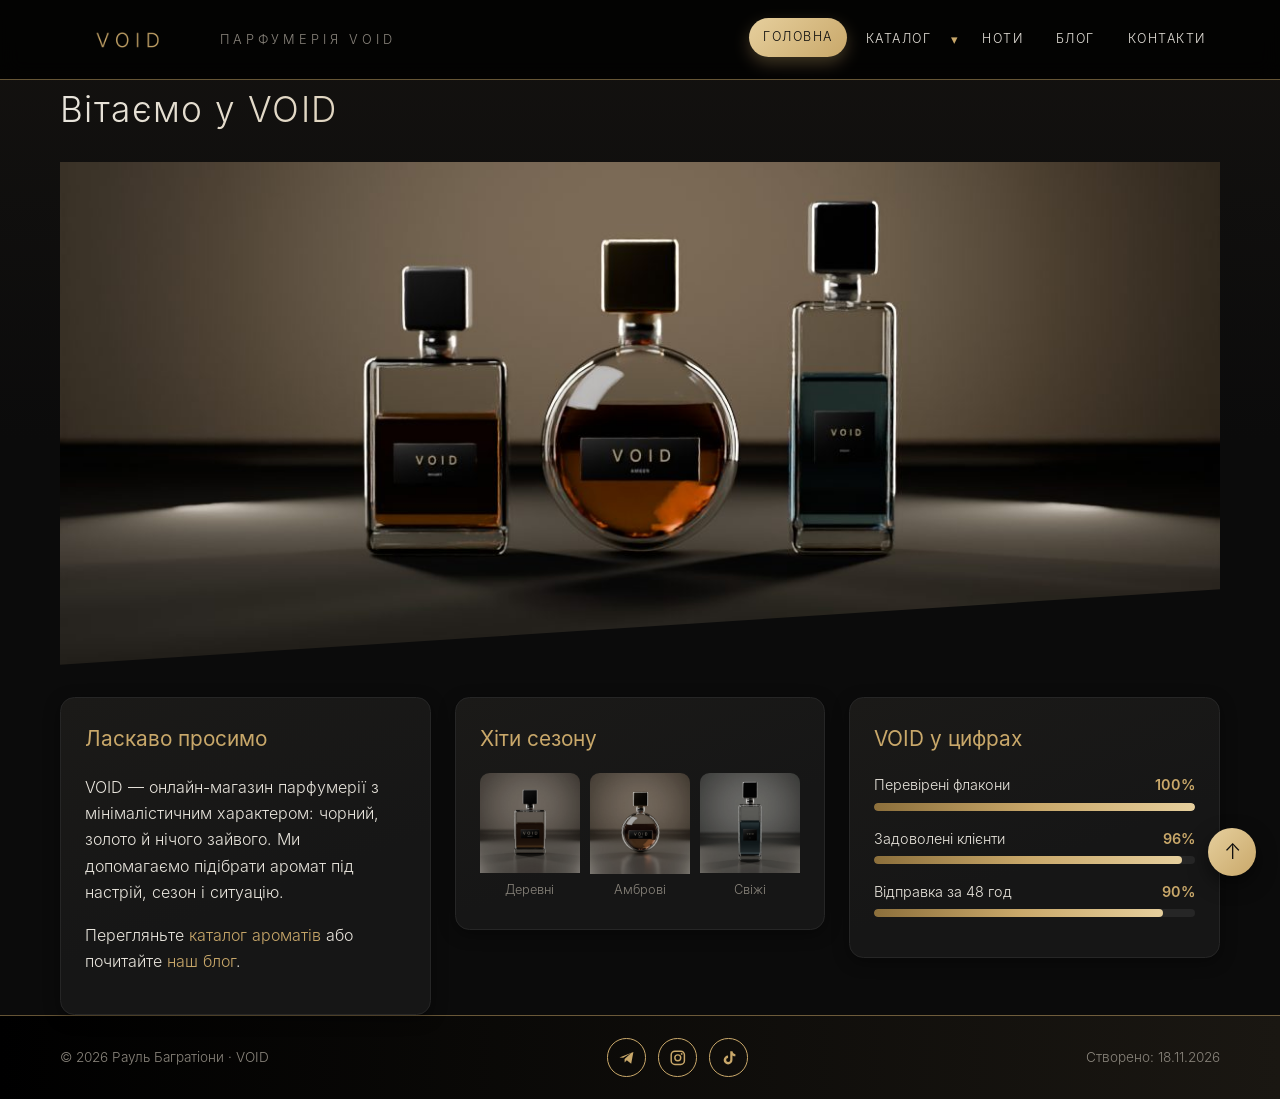
<file: index.html>
<!DOCTYPE html>
<html lang="uk">
<head>
    <meta charset="UTF-8">
    <meta name="viewport" content="width=device-width, initial-scale=1.0">
    <meta name="description" content="VOID — онлайн-магазин парфумерії з мінімалістичним характером.">
    <meta name="author" content="Рауль Багратіони">
    <title>Головна — VOID</title>
    <!-- Єдиний зовнішній файл стилів CSS3 -->
    <link rel="stylesheet" href="css/styles.css?v=9">
</head>
<body id="top">
    <!-- Екран завантаження: зникає через @keyframes, без JavaScript -->
    <div class="preloader" aria-hidden="true"><span>VOID</span></div>

    <!-- Шапка: position: fixed -->
    <header class="site-header">
        <div class="container header-inner">
            <a href="index.html" class="logo"><img src="images/logo.png" alt="Логотип VOID" width="160" height="40"></a>
            <p class="site-title">Парфумерія VOID</p>
            <!-- Навігація: flexbox + transition -->
            <nav class="site-nav">
                <ul>
                    <li><a href="index.html" class="active">Головна</a></li>
                    <li class="has-dropdown">
                        <a href="catalog.html">Каталог</a>
                        <!-- Перемикач для сенсорних екранів: checkbox + label, без JavaScript -->
                        <input type="checkbox" id="dd-toggle" class="dd-toggle">
                        <label for="dd-toggle" class="dd-btn" title="Розділи каталогу">▾</label>
                        <!-- Випадаюче меню: висувається через transform: translateY -->
                        <ul class="dropdown">
                            <li><a href="catalog.html#products">Усі аромати</a></li>
                            <li><a href="notes.html#families">Сімейства</a></li>
                            <li><a href="catalog.html#faq">Як замовити</a></li>
                        </ul>
                    </li>
                    <li><a href="notes.html">Ноти</a></li>
                    <li><a href="blog.html">Блог</a></li>
                    <li><a href="contacts.html">Контакти</a></li>
                </ul>
            </nav>
        </div>
    </header>

    <main class="container">
        <h1 class="page-title">Вітаємо у VOID</h1>
        <img class="hero" src="images/hero.jpg" alt="Три флакони VOID" width="1200" height="520">
        <div class="blocks">
            <!-- Блок 1: текст з анімацією slide-in -->
            <section class="block slide-in">
                <h2>Ласкаво просимо</h2>
                <p>VOID — онлайн-магазин парфумерії з мінімалістичним характером: чорний, золото й нічого зайвого. Ми допомагаємо підібрати аромат під настрій, сезон і ситуацію.</p>
                <p>Перегляньте <a class="fx-link" href="catalog.html">каталог ароматів</a> або почитайте <a class="fx-link" href="blog.html">наш блог</a>.</p>
            </section>

            <!-- Блок 2: зображення з трансформаціями при наведенні -->
            <section class="block">
                <h2>Хіти сезону</h2>
                <div class="tiles">
                    <figure class="tile"><img src="images/woody.jpg" alt="Деревний аромат" width="600" height="600"><figcaption>Деревні</figcaption></figure>
                    <figure class="tile"><img src="images/amber.jpg" alt="Амбровий аромат" width="600" height="600"><figcaption>Амброві</figcaption></figure>
                    <figure class="tile"><img src="images/fresh.jpg" alt="Свіжий аромат" width="600" height="600"><figcaption>Свіжі</figcaption></figure>
                </div>
            </section>

            <!-- Блок 3: анімовані прогрес-бари -->
            <section class="block">
                <h2>VOID у цифрах</h2>
                <ul class="bars">
                    <li><span class="bar-label">Перевірені флакони<b>100%</b></span><span class="bar"><span class="bar-fill" style="--w: 100%"></span></span></li>
                    <li><span class="bar-label">Задоволені клієнти<b>96%</b></span><span class="bar"><span class="bar-fill" style="--w: 96%"></span></span></li>
                    <li><span class="bar-label">Відправка за 48 год<b>90%</b></span><span class="bar"><span class="bar-fill" style="--w: 90%"></span></span></li>
                </ul>
            </section>
        </div>
    </main>

    <!-- Футер: соціальні іконки з анімацією bounce -->
    <footer class="site-footer">
        <div class="container footer-inner">
            <p>&copy; 2026 Рауль Багратіони · VOID</p>
            <ul class="social">
                <li><a href="https://t.me/+ZNlb73uVYl9lNjhi" target="_blank" rel="noopener" aria-label="Telegram"><svg viewBox="0 0 24 24" aria-hidden="true"><path d="M2 11.5 21 4l-3 16-6-4.5-3 3v-5l9-8-11 6.5z"/></svg></a></li>
                <li><a href="https://www.instagram.com/void.perfume69/" target="_blank" rel="noopener" aria-label="Instagram"><svg viewBox="0 0 24 24" aria-hidden="true"><rect x="3" y="3" width="18" height="18" rx="5" fill="none" stroke="currentColor" stroke-width="2"/><circle cx="12" cy="12" r="4" fill="none" stroke="currentColor" stroke-width="2"/><circle cx="17.3" cy="6.7" r="1.3"/></svg></a></li>
                <li><a href="https://www.tiktok.com/@void_perfumes69" target="_blank" rel="noopener" aria-label="TikTok"><svg viewBox="0 0 24 24" aria-hidden="true"><path d="M14 3h3c.3 2.2 1.7 3.6 4 4v3c-1.6 0-3-.5-4-1.2V15a6 6 0 1 1-6-6v3.2A2.8 2.8 0 1 0 14 15z"/></svg></a></li>
            </ul>
            <p class="created">Створено: <time datetime="2026-11-18">18.11.2026</time></p>
        </div>
    </footer>

    <!-- Кнопка «вгору»: плавний скрол через scroll-behavior: smooth -->
    <a href="#top" class="to-top" aria-label="Нагору">↑</a>
</body>
</html>
</file>
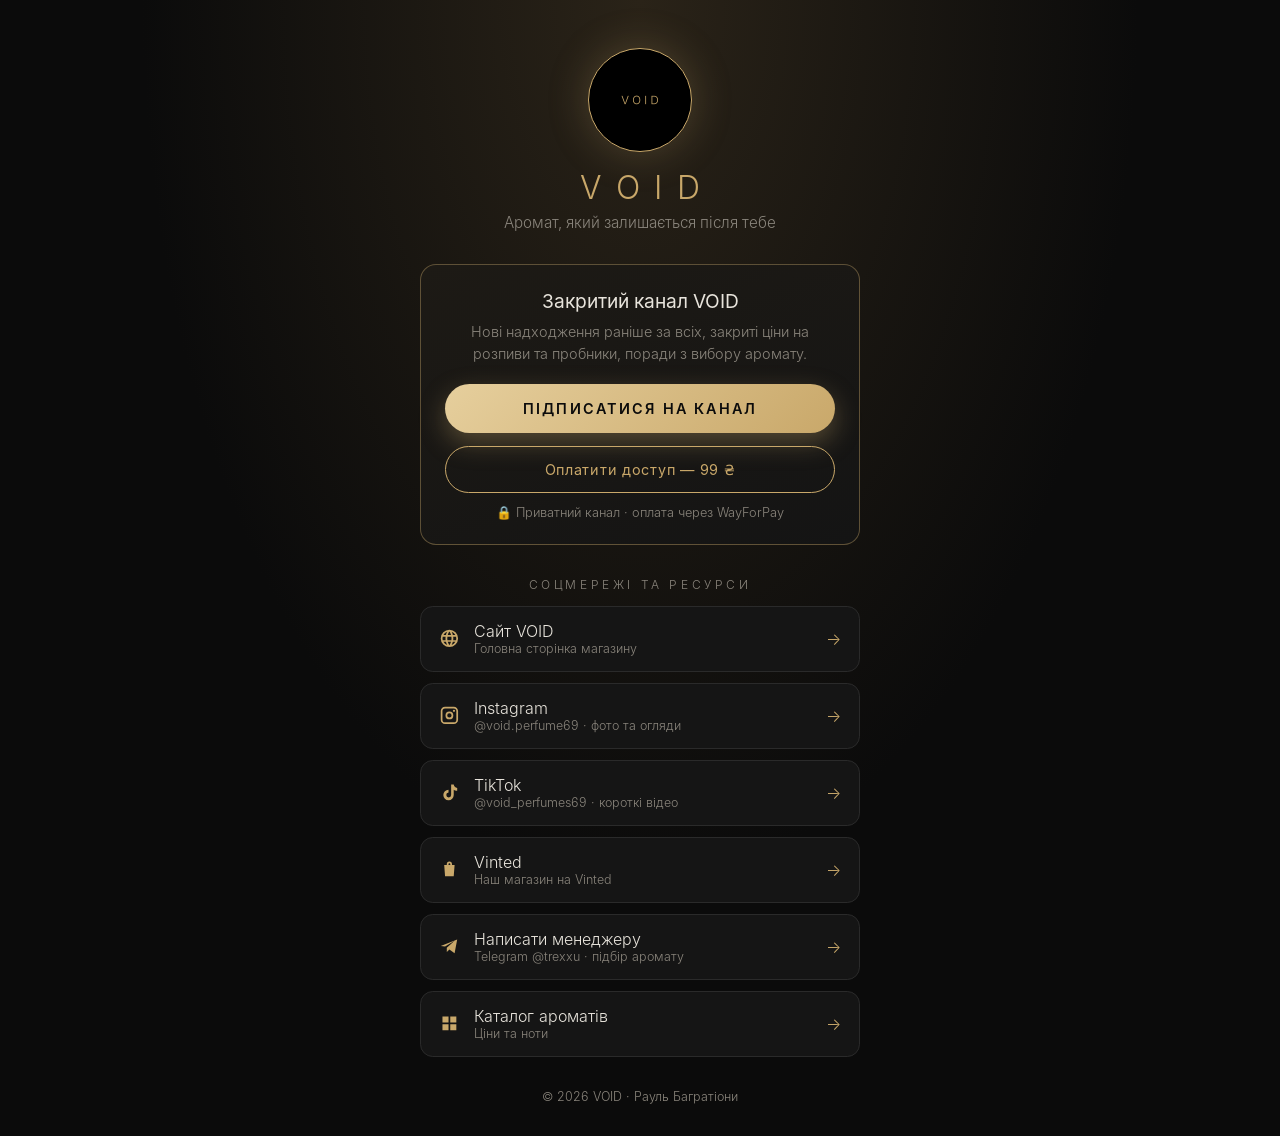
<file: links/index.html>
<!DOCTYPE html>
<html lang="uk">
<head>
    <meta charset="UTF-8">
    <meta name="viewport" content="width=device-width, initial-scale=1.0">
    <meta name="description" content="VOID — парфумерія. Закритий Telegram-канал, соцмережі та сайт.">
    <title>VOID — посилання</title>
    <style>
        @font-face { font-family: "Inter"; src: url("../fonts/Inter-Light.woff2") format("woff2"); font-weight: 300; }
        @font-face { font-family: "Inter"; src: url("../fonts/Inter-Regular.woff2") format("woff2"); font-weight: 400; }
        @font-face { font-family: "Inter"; src: url("../fonts/Inter-SemiBold.woff2") format("woff2"); font-weight: 600; }
        :root { --gold: #c9a86a; --gold-light: #e6cf9d; --text: #e8e4dc; --muted: #8a857c; }
        * { box-sizing: border-box; }
        body {
            margin: 0; min-height: 100vh; display: flex; justify-content: center;
            font-family: "Inter", Arial, sans-serif; font-weight: 300; color: var(--text);
            background: radial-gradient(ellipse at 50% 0%, #2a2318 0%, #0b0b0b 55%);
        }
        .page { width: 100%; max-width: 30rem; padding: 3rem 1.25rem 2rem; text-align: center; }
        /* Шапка */
        .avatar {
            width: 6.5rem; height: 6.5rem; margin: 0 auto 1rem; border-radius: 50%;
            display: flex; align-items: center; justify-content: center;
            background: #000; border: 1px solid var(--gold);
            box-shadow: 0 0 2.5rem rgba(201, 168, 106, 0.25);
            animation: fade 0.9s ease both;
        }
        .avatar img { width: 5rem; height: auto; }
        h1 { margin: 0; font-weight: 300; letter-spacing: 0.45em; color: var(--gold); padding-left: 0.45em; }
        .tagline { margin: 0.4rem 0 2rem; color: var(--muted); font-size: 0.95rem; }
        /* Головний заклик до дії */
        .cta-box {
            padding: 1.5rem; margin-bottom: 2rem; border-radius: 1rem;
            background: linear-gradient(160deg, #1d1a15, #141414);
            border: 1px solid rgba(201, 168, 106, 0.4);
            animation: fade 0.9s ease 0.15s both;
        }
        .cta-box h2 { margin: 0 0 0.5rem; font-weight: 400; font-size: 1.2rem; }
        .cta-box p { margin: 0 0 1.2rem; color: var(--muted); font-size: 0.9rem; line-height: 1.5; }
        .btn-main {
            position: relative; overflow: hidden; display: block; padding: 1rem;
            border-radius: 2rem; text-decoration: none; font-weight: 600;
            text-transform: uppercase; letter-spacing: 0.15em; font-size: 0.9rem;
            color: #0b0b0b; background: linear-gradient(135deg, var(--gold-light), var(--gold));
            box-shadow: 0 0.6rem 1.6rem rgba(201, 168, 106, 0.35);
            transition: transform 0.25s ease, box-shadow 0.25s ease;
        }
        .btn-main::before {
            content: ""; position: absolute; top: 0; left: -60%; width: 40%; height: 100%;
            background: linear-gradient(90deg, transparent, rgba(255,255,255,0.6), transparent);
            transform: skewX(-20deg); animation: shine 2.8s ease-in-out infinite;
        }
        .btn-main:hover { transform: translateY(-3px) scale(1.02); box-shadow: 0 1rem 2rem rgba(201, 168, 106, 0.45); }
        .btn-pay {
            display: block; margin-top: 0.8rem; padding: 0.9rem; border-radius: 2rem;
            text-decoration: none; font-weight: 400; font-size: 0.9rem; letter-spacing: 0.05em;
            color: var(--gold); border: 1px solid var(--gold); background: transparent;
            transition: background 0.3s ease, color 0.3s ease, transform 0.25s ease;
        }
        .btn-pay:hover { background: rgba(201, 168, 106, 0.12); transform: translateY(-2px); }
        .lock { display: block; margin-top: 0.7rem; font-size: 0.8rem; color: var(--muted); }
        /* Соцмережі */
        .section-title { margin: 0 0 0.9rem; font-size: 0.75rem; letter-spacing: 0.3em; text-transform: uppercase; color: var(--muted); }
        .links { list-style: none; margin: 0 0 2rem; padding: 0; display: grid; gap: 0.7rem; }
        .links li { animation: fade 0.9s ease both; }
        .links li:nth-child(1) { animation-delay: 0.3s; } .links li:nth-child(2) { animation-delay: 0.4s; }
        .links li:nth-child(3) { animation-delay: 0.5s; } .links li:nth-child(4) { animation-delay: 0.6s; }
        .links li:nth-child(5) { animation-delay: 0.7s; } .links li:nth-child(6) { animation-delay: 0.8s; }
        .links a {
            display: flex; align-items: center; gap: 0.9rem; padding: 0.9rem 1.1rem; text-align: left;
            border-radius: 0.8rem; text-decoration: none; color: var(--text);
            background: #151515; border: 1px solid #2a2a2a;
            transition: border-color 0.3s ease, transform 0.3s ease, background 0.3s ease;
        }
        .links a:hover { border-color: var(--gold); background: #1b1915; transform: translateX(0.3rem); }
        .links svg { width: 1.3rem; height: 1.3rem; fill: var(--gold); flex-shrink: 0; }
        .links .arrow { margin-left: auto; color: var(--gold); }
        .links small { display: block; color: var(--muted); font-size: 0.78rem; }
        footer { color: var(--muted); font-size: 0.78rem; }
        @keyframes fade { from { opacity: 0; transform: translateY(0.8rem); } to { opacity: 1; transform: none; } }
        @keyframes shine { 0% { left: -60%; } 60%, 100% { left: 130%; } }
    </style>
</head>
<body>
    <div class="page">
        <!-- Шапка з логотипом -->
        <header>
            <div class="avatar"><img src="../images/logo.png" alt="Логотип VOID" width="160" height="40"></div>
            <h1>VOID</h1>
            <p class="tagline">Аромат, який залишається після тебе</p>
        </header>

        <!-- Головний заклик: підписка на закритий канал -->
        <section class="cta-box">
            <h2>Закритий канал VOID</h2>
            <p>Нові надходження раніше за всіх, закриті ціни на розпиви та пробники, поради з вибору аромату.</p>
            <a class="btn-main" href="https://t.me/+ZNlb73uVYl9lNjhi" target="_blank" rel="noopener">Підписатися на канал</a>
            <!-- Платіжна кнопка WayForPay: після оплати клієнт потрапляє в канал -->
            <a class="btn-pay" href="https://secure.wayforpay.com/button/b5858960eaf3c" target="_blank" rel="noopener">Оплатити доступ — 99 ₴</a>
            <span class="lock">🔒 Приватний канал · оплата через WayForPay</span>
        </section>

        <!-- Соцмережі та ресурси -->
        <p class="section-title">Соцмережі та ресурси</p>
        <ul class="links">
            <li><a href="https://bonnie69-git.github.io/void/" target="_blank" rel="noopener">
                <svg viewBox="0 0 24 24" aria-hidden="true"><path d="M12 2a10 10 0 1 0 0 20 10 10 0 0 0 0-20zm6.9 6h-2.9a15.7 15.7 0 0 0-1.4-3.6A8 8 0 0 1 18.9 8zM12 4.1A13.8 13.8 0 0 1 13.9 8h-3.8A13.8 13.8 0 0 1 12 4.1zM4.3 14a8.2 8.2 0 0 1 0-4h3.3a16.5 16.5 0 0 0 0 4zm.8 2h2.9a15.7 15.7 0 0 0 1.4 3.6A8 8 0 0 1 5.1 16zM8 8H5.1a8 8 0 0 1 4.3-3.6A15.7 15.7 0 0 0 8 8zm4 11.9A13.8 13.8 0 0 1 10.1 16h3.8a13.8 13.8 0 0 1-1.9 3.9zm2.3-5.9H9.7a14.6 14.6 0 0 1 0-4h4.6a14.6 14.6 0 0 1 0 4zm.3 5.6a15.7 15.7 0 0 0 1.4-3.6h2.9a8 8 0 0 1-4.3 3.6zm1.8-5.6a16.5 16.5 0 0 0 0-4h3.3a8.2 8.2 0 0 1 0 4z"/></svg>
                <span>Сайт VOID<small>Головна сторінка магазину</small></span><span class="arrow">→</span></a></li>
            <li><a href="https://www.instagram.com/void.perfume69/" target="_blank" rel="noopener">
                <svg viewBox="0 0 24 24" aria-hidden="true"><path d="M7 2h10a5 5 0 0 1 5 5v10a5 5 0 0 1-5 5H7a5 5 0 0 1-5-5V7a5 5 0 0 1 5-5zm0 2a3 3 0 0 0-3 3v10a3 3 0 0 0 3 3h10a3 3 0 0 0 3-3V7a3 3 0 0 0-3-3zm5 3.5a4.5 4.5 0 1 1 0 9 4.5 4.5 0 0 1 0-9zm0 2a2.5 2.5 0 1 0 0 5 2.5 2.5 0 0 0 0-5zM17.3 5.4a1.3 1.3 0 1 1 0 2.6 1.3 1.3 0 0 1 0-2.6z"/></svg>
                <span>Instagram<small>@void.perfume69 · фото та огляди</small></span><span class="arrow">→</span></a></li>
            <li><a href="https://www.tiktok.com/@void_perfumes69" target="_blank" rel="noopener">
                <svg viewBox="0 0 24 24" aria-hidden="true"><path d="M14 3h3c.3 2.2 1.7 3.6 4 4v3c-1.6 0-3-.5-4-1.2V15a6 6 0 1 1-6-6v3.2A2.8 2.8 0 1 0 14 15z"/></svg>
                <span>TikTok<small>@void_perfumes69 · короткі відео</small></span><span class="arrow">→</span></a></li>
            <li><a href="https://www.vinted.de/member/3212922016" target="_blank" rel="noopener">
                <svg viewBox="0 0 24 24" aria-hidden="true"><path d="M6 7h12l-1 13H7zm3 0V6a3 3 0 0 1 6 0v1h-2V6a1 1 0 0 0-2 0v1z"/></svg>
                <span>Vinted<small>Наш магазин на Vinted</small></span><span class="arrow">→</span></a></li>
            <li><a href="https://t.me/trexxu" target="_blank" rel="noopener">
                <svg viewBox="0 0 24 24" aria-hidden="true"><path d="M2 11.5 21 4l-3 16-6-4.5-3 3v-5l9-8-11 6.5z"/></svg>
                <span>Написати менеджеру<small>Telegram @trexxu · підбір аромату</small></span><span class="arrow">→</span></a></li>
            <li><a href="https://bonnie69-git.github.io/void/catalog.html" target="_blank" rel="noopener">
                <svg viewBox="0 0 24 24" aria-hidden="true"><path d="M4 4h7v7H4zm9 0h7v7h-7zM4 13h7v7H4zm9 0h7v7h-7z"/></svg>
                <span>Каталог ароматів<small>Ціни та ноти</small></span><span class="arrow">→</span></a></li>
        </ul>

        <footer>© 2026 VOID · Рауль Багратіони</footer>
    </div>
</body>
</html>
</file>
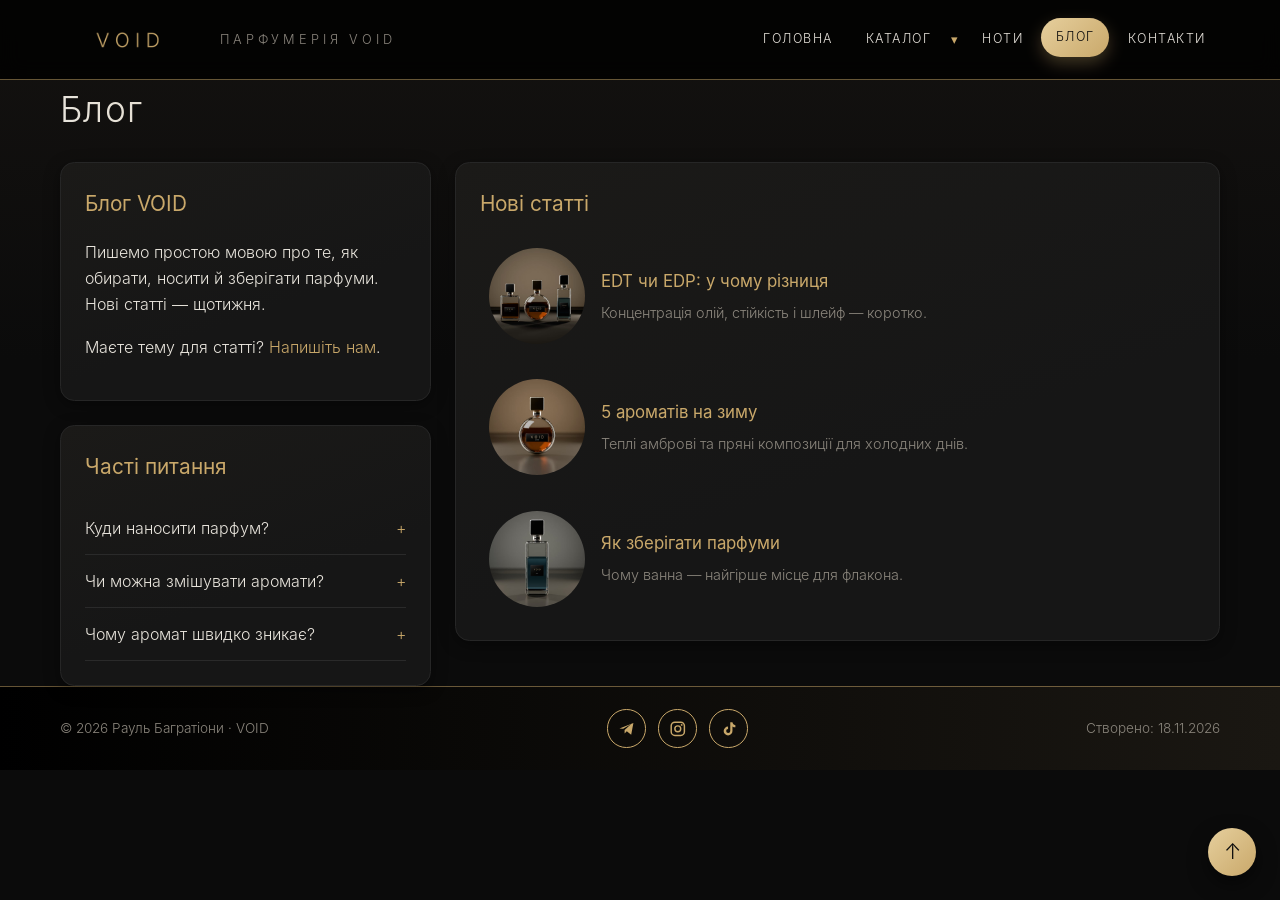
<file: blog.html>
<!DOCTYPE html>
<html lang="uk">
<head>
    <meta charset="UTF-8">
    <meta name="viewport" content="width=device-width, initial-scale=1.0">
    <meta name="description" content="Статті VOID про вибір і зберігання парфумів.">
    <meta name="author" content="Рауль Багратіони">
    <title>Блог — VOID</title>
    <!-- Єдиний зовнішній файл стилів CSS3 -->
    <link rel="stylesheet" href="css/styles.css?v=9">
</head>
<body id="top">
    <!-- Екран завантаження: зникає через @keyframes, без JavaScript -->
    <div class="preloader" aria-hidden="true"><span>VOID</span></div>

    <!-- Шапка: position: fixed -->
    <header class="site-header">
        <div class="container header-inner">
            <a href="index.html" class="logo"><img src="images/logo.png" alt="Логотип VOID" width="160" height="40"></a>
            <p class="site-title">Парфумерія VOID</p>
            <!-- Навігація: flexbox + transition -->
            <nav class="site-nav">
                <ul>
                    <li><a href="index.html">Головна</a></li>
                    <li class="has-dropdown">
                        <a href="catalog.html">Каталог</a>
                        <!-- Перемикач для сенсорних екранів: checkbox + label, без JavaScript -->
                        <input type="checkbox" id="dd-toggle" class="dd-toggle">
                        <label for="dd-toggle" class="dd-btn" title="Розділи каталогу">▾</label>
                        <!-- Випадаюче меню: висувається через transform: translateY -->
                        <ul class="dropdown">
                            <li><a href="catalog.html#products">Усі аромати</a></li>
                            <li><a href="notes.html#families">Сімейства</a></li>
                            <li><a href="catalog.html#faq">Як замовити</a></li>
                        </ul>
                    </li>
                    <li><a href="notes.html">Ноти</a></li>
                    <li><a href="blog.html" class="active">Блог</a></li>
                    <li><a href="contacts.html">Контакти</a></li>
                </ul>
            </nav>
        </div>
    </header>

    <main class="container">
        <h1 class="page-title">Блог</h1>
        <div class="blocks">
            <!-- Блок 1: вступ з анімацією -->
            <section class="block slide-in">
                <h2>Блог VOID</h2>
                <p>Пишемо простою мовою про те, як обирати, носити й зберігати парфуми. Нові статті — щотижня.</p>
                <p>Маєте тему для статті? <a class="fx-link" href="contacts.html">Напишіть нам</a>.</p>
            </section>

            <!-- Блок 2: статті з hover-ефектами на посиланнях та зображеннях -->
            <section class="block block-wide" id="posts">
                <h2>Нові статті</h2>
                <div class="posts">
                    <article class="post"><img src="images/about.jpg" alt="Три флакони VOID" width="800" height="600"><div><h3><a class="fx-link" href="#a1">EDT чи EDP: у чому різниця</a></h3><p>Концентрація олій, стійкість і шлейф — коротко.</p></div></article>
                    <article class="post"><img src="images/amber.jpg" alt="Амбровий аромат" width="600" height="600"><div><h3><a class="fx-link" href="#a2">5 ароматів на зиму</a></h3><p>Теплі амброві та пряні композиції для холодних днів.</p></div></article>
                    <article class="post"><img src="images/fresh.jpg" alt="Свіжий аромат" width="600" height="600"><div><h3><a class="fx-link" href="#a3">Як зберігати парфуми</a></h3><p>Чому ванна — найгірше місце для флакона.</p></div></article>
                </div>
            </section>

                <!-- Стаття у вікні: відкривається через :target, без JavaScript -->
                <div class="modal" id="a1">
                    <a href="#posts" class="modal-bg" aria-label="Закрити"></a>
                    <div class="modal-box modal-article">
                        <a href="#posts" class="modal-close" aria-label="Закрити">×</a>
                        <img src="images/about.jpg" alt="EDT чи EDP: у чому різниця" width="600" height="600" loading="lazy">
                        <div class="modal-text">
                            <span class="modal-family">Основи</span>
                            <h3>EDT чи EDP: у чому різниця</h3>
                            <p>Головна різниця — концентрація ароматичних олій. В туалетній воді (EDT) їх 5–15%, у парфумованій (EDP) — 15–20%, а в Parfum / Extrait — від 20%.</p>
                            <p>Чим вища концентрація, тим довше аромат тримається на шкірі: EDT — 3–5 годин, EDP — 6–8 годин. Шлейф у EDP зазвичай щільніший і тепліший.</p>
                            <p>Часто EDT і EDP одного аромату звучать по-різному: туалетна вода свіжіша й легша, парфумована — глибша й солодша. Тому перед покупкою варто спробувати обидві версії — замовте пробники в нашому каталозі.</p>
                            <a class="btn-ghost" href="catalog.html">Перейти до каталогу</a>
                        </div>
                    </div>
                </div>
                <!-- Стаття у вікні: відкривається через :target, без JavaScript -->
                <div class="modal" id="a2">
                    <a href="#posts" class="modal-bg" aria-label="Закрити"></a>
                    <div class="modal-box modal-article">
                        <a href="#posts" class="modal-close" aria-label="Закрити">×</a>
                        <img src="images/amber.jpg" alt="5 ароматів на зиму" width="600" height="600" loading="lazy">
                        <div class="modal-text">
                            <span class="modal-family">Підбірка</span>
                            <h3>5 ароматів на зиму</h3>
                            <p>Взимку легкі цитрусові аромати швидко «зникають» на холоді, тому краще обирати теплі амброві, пряні та деревні композиції.</p>
                            <p>Наші фаворити сезону: MFK Baccarat Rouge 540 (шафран і амбра), Tom Ford Tobacco Vanille (тютюн і ваніль), Viktor&Rolf Spicebomb Extreme (кориця й тютюн), JPG Le Male (лаванда й ваніль) та Parfums de Marly Layton (яблуко, кардамон, ваніль).</p>
                            <p>Наносьте зимові аромати помірно: 2–3 пшики достатньо, бо в теплому приміщенні вони розкриваються значно сильніше.</p>
                            <a class="btn-ghost" href="catalog.html">Перейти до каталогу</a>
                        </div>
                    </div>
                </div>
                <!-- Стаття у вікні: відкривається через :target, без JavaScript -->
                <div class="modal" id="a3">
                    <a href="#posts" class="modal-bg" aria-label="Закрити"></a>
                    <div class="modal-box modal-article">
                        <a href="#posts" class="modal-close" aria-label="Закрити">×</a>
                        <img src="images/fresh.jpg" alt="Як зберігати парфуми" width="600" height="600" loading="lazy">
                        <div class="modal-text">
                            <span class="modal-family">Догляд</span>
                            <h3>Як зберігати парфуми</h3>
                            <p>Ворогів у парфумів три: світло, тепло й перепади вологості. Саме тому ванна кімната — найгірше місце для флакона: там постійно змінюються температура й вологість.</p>
                            <p>Найкраще зберігати парфуми в оригінальній коробці, у шафі чи комоді, при кімнатній температурі й подалі від вікна.</p>
                            <p>Правильно збережений аромат залишається незмінним 3–5 років. Якщо запах став різким або «кислим», а колір рідини помітно потемнів — аромат окислився.</p>
                            <a class="btn-ghost" href="catalog.html">Перейти до каталогу</a>
                        </div>
                    </div>
                </div>
            <!-- Блок 3: акордеон з популярними питаннями -->
            <section class="block">
                <h2>Часті питання</h2>
                <div class="acc-item">
                    <input type="checkbox" id="blogq1" class="acc-toggle">
                    <label for="blogq1">Куди наносити парфум?</label>
                    <div class="acc-body"><p>На зап'ястя, шию та за вуха — там шкіра тепліша, і аромат розкривається краще.</p></div>
                </div>
                <div class="acc-item">
                    <input type="checkbox" id="blogq2" class="acc-toggle">
                    <label for="blogq2">Чи можна змішувати аромати?</label>
                    <div class="acc-body"><p>Так, це називається лейеринг. Почніть з двох ароматів одного сімейства.</p></div>
                </div>
                <div class="acc-item">
                    <input type="checkbox" id="blogq3" class="acc-toggle">
                    <label for="blogq3">Чому аромат швидко зникає?</label>
                    <div class="acc-body"><p>Суха шкіра гірше тримає аромат — спробуйте нанести його після зволожувального крему.</p></div>
                </div>
            </section>
        </div>
    </main>

    <!-- Футер: соціальні іконки з анімацією bounce -->
    <footer class="site-footer">
        <div class="container footer-inner">
            <p>&copy; 2026 Рауль Багратіони · VOID</p>
            <ul class="social">
                <li><a href="https://t.me/+ZNlb73uVYl9lNjhi" target="_blank" rel="noopener" aria-label="Telegram"><svg viewBox="0 0 24 24" aria-hidden="true"><path d="M2 11.5 21 4l-3 16-6-4.5-3 3v-5l9-8-11 6.5z"/></svg></a></li>
                <li><a href="https://www.instagram.com/void.perfume69/" target="_blank" rel="noopener" aria-label="Instagram"><svg viewBox="0 0 24 24" aria-hidden="true"><rect x="3" y="3" width="18" height="18" rx="5" fill="none" stroke="currentColor" stroke-width="2"/><circle cx="12" cy="12" r="4" fill="none" stroke="currentColor" stroke-width="2"/><circle cx="17.3" cy="6.7" r="1.3"/></svg></a></li>
                <li><a href="https://www.tiktok.com/@void_perfumes69" target="_blank" rel="noopener" aria-label="TikTok"><svg viewBox="0 0 24 24" aria-hidden="true"><path d="M14 3h3c.3 2.2 1.7 3.6 4 4v3c-1.6 0-3-.5-4-1.2V15a6 6 0 1 1-6-6v3.2A2.8 2.8 0 1 0 14 15z"/></svg></a></li>
            </ul>
            <p class="created">Створено: <time datetime="2026-11-18">18.11.2026</time></p>
        </div>
    </footer>

    <!-- Кнопка «вгору»: плавний скрол через scroll-behavior: smooth -->
    <a href="#top" class="to-top" aria-label="Нагору">↑</a>
</body>
</html>
</file>
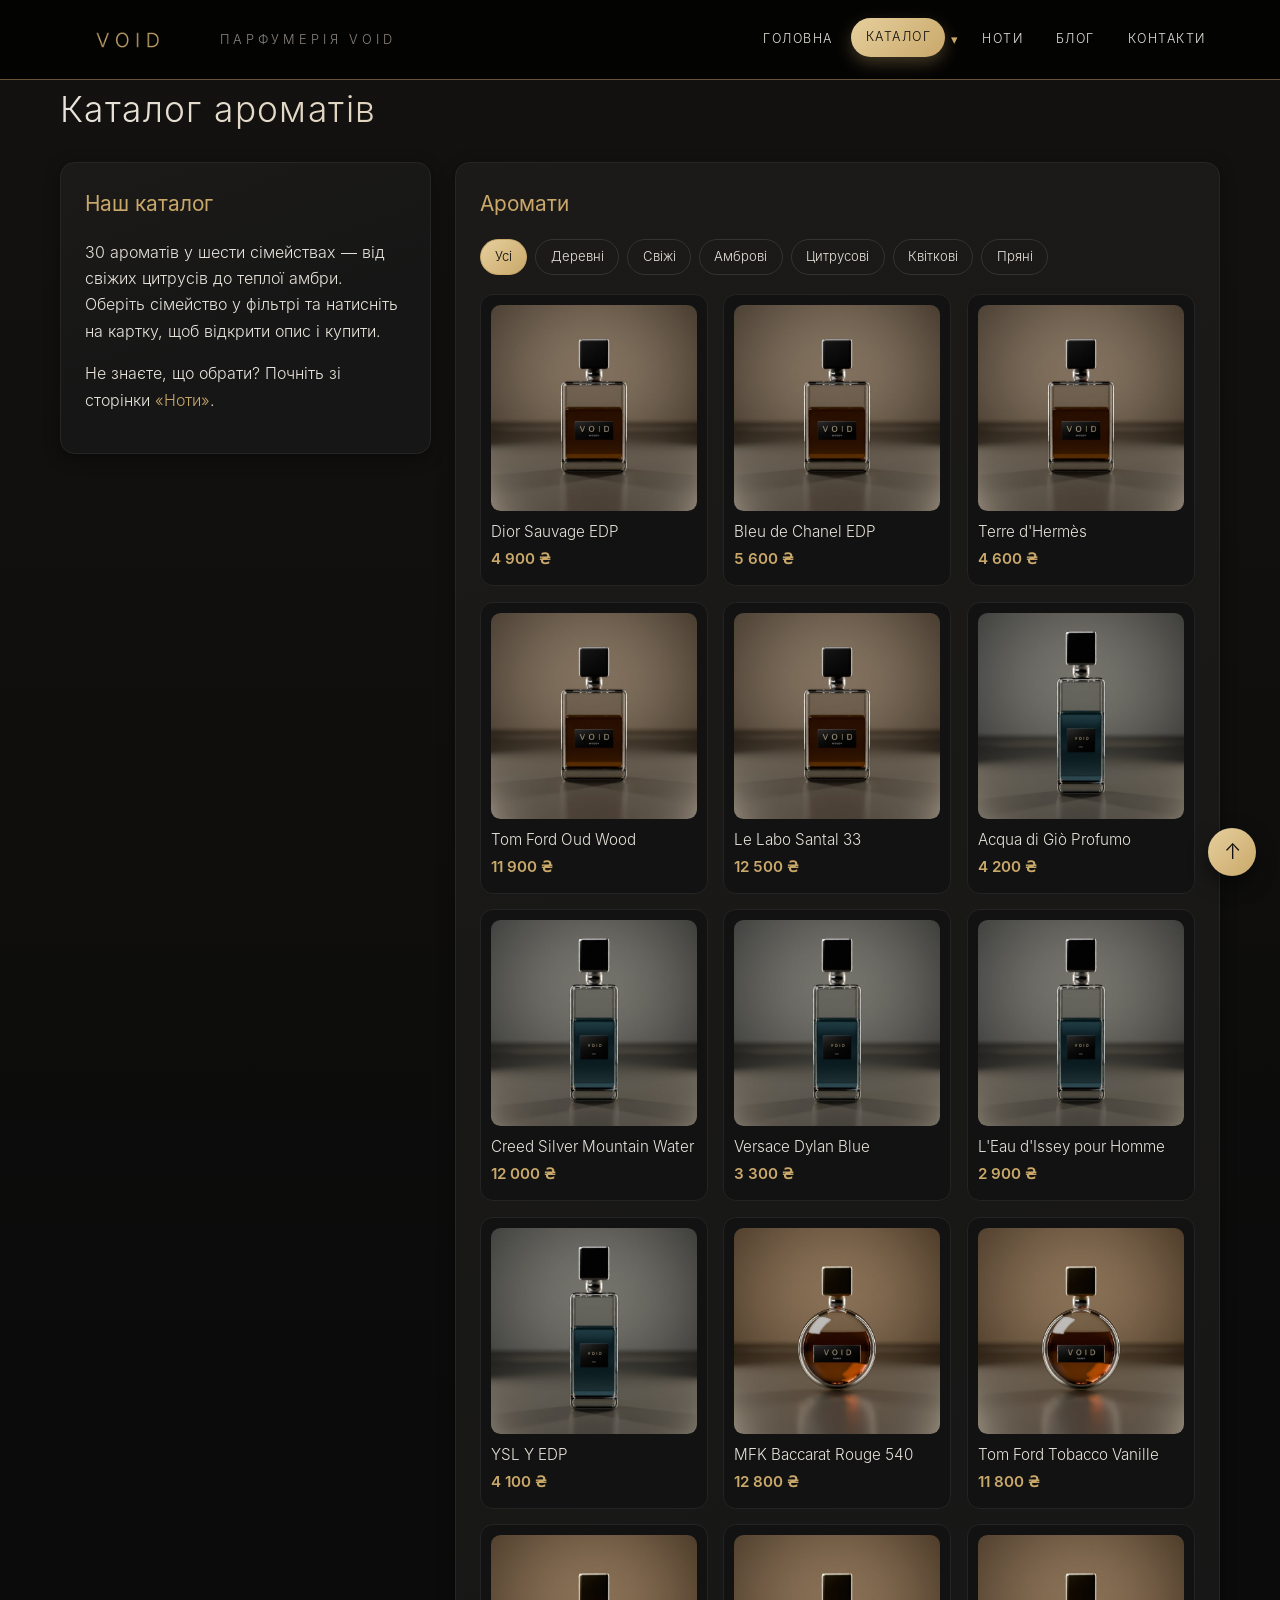
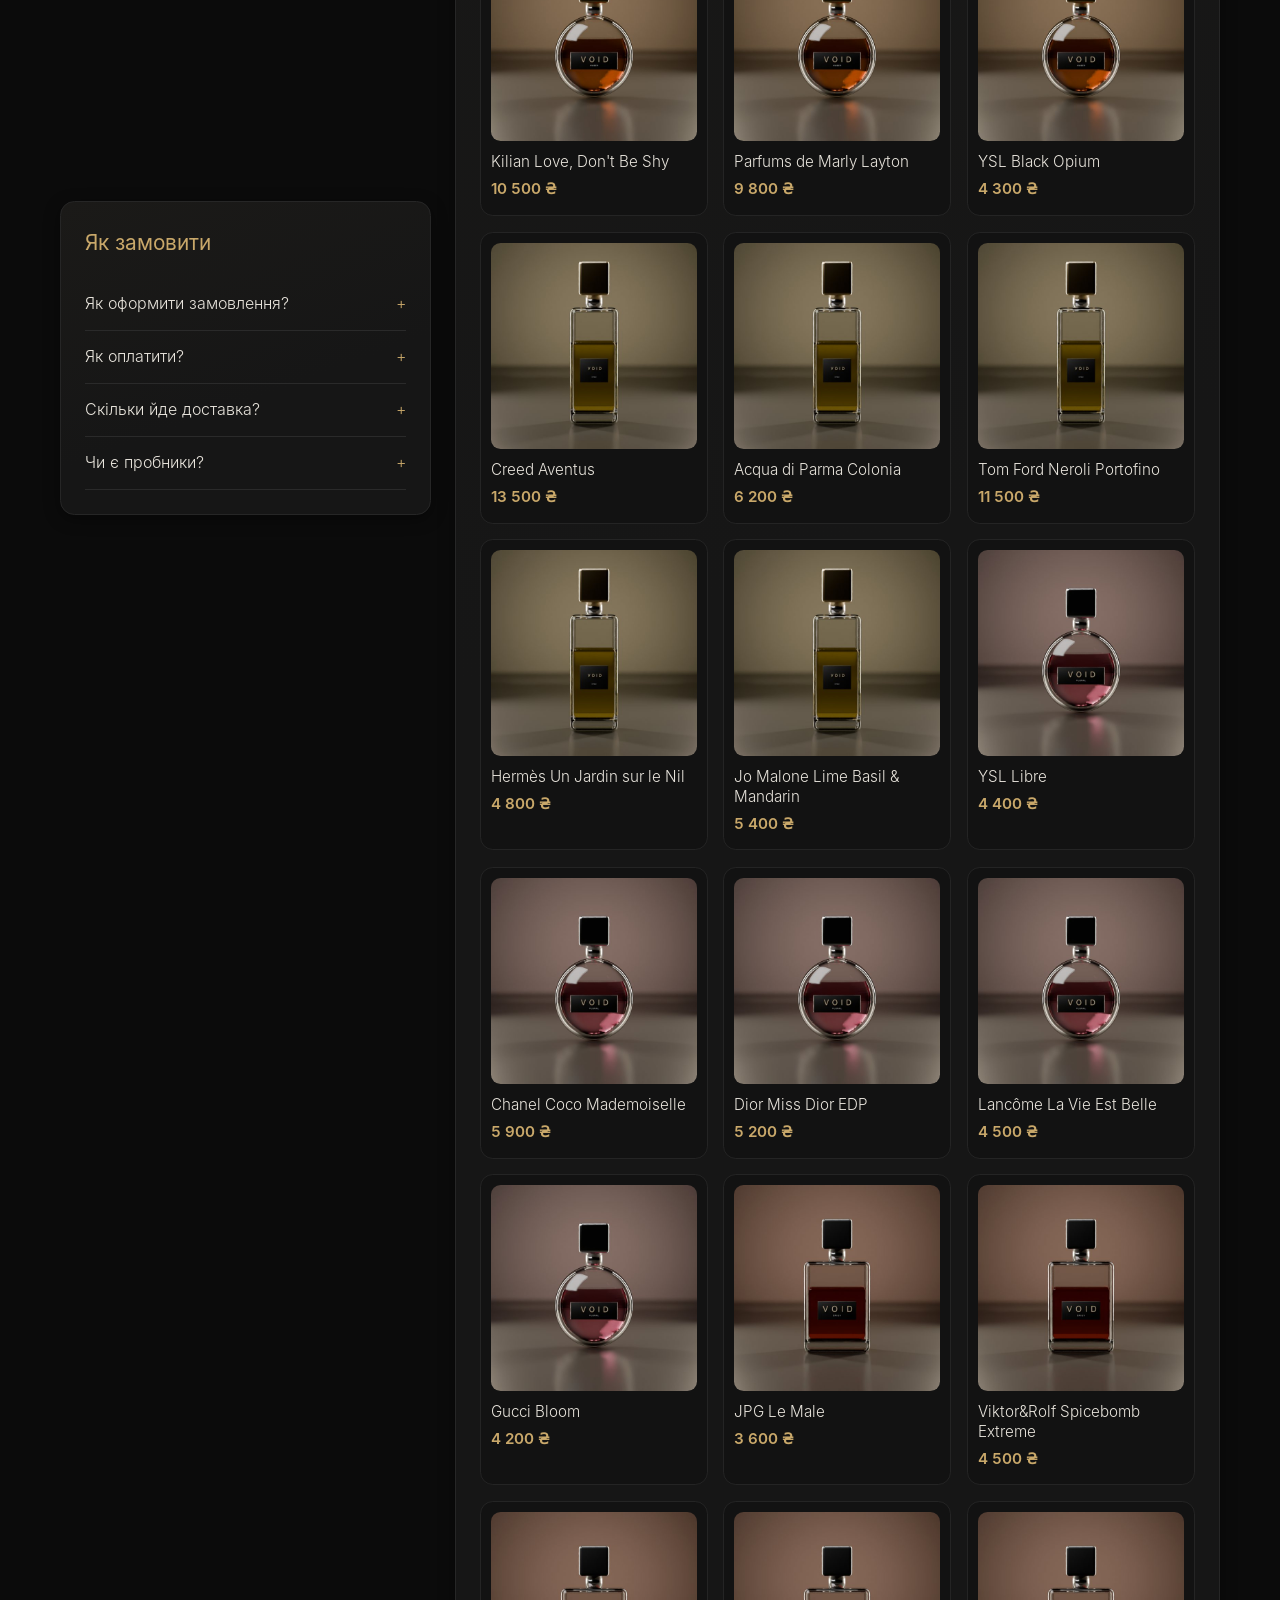
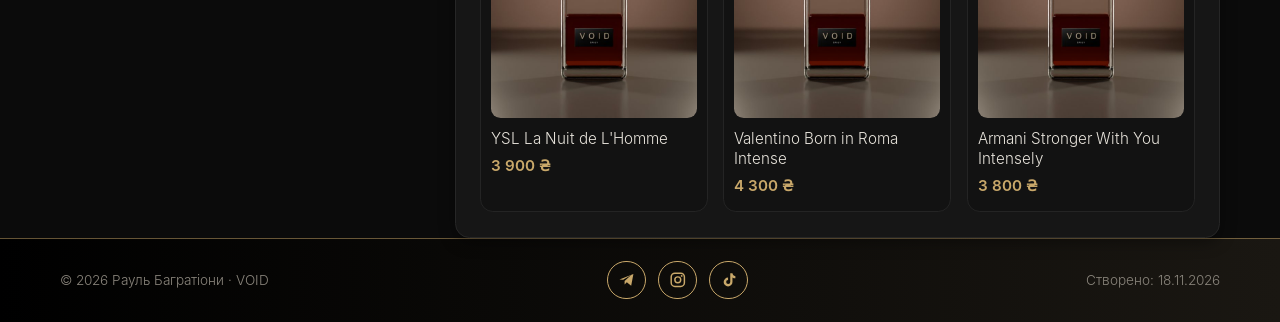
<file: catalog.html>
<!DOCTYPE html>
<html lang="uk">
<head>
    <meta charset="UTF-8">
    <meta name="viewport" content="width=device-width, initial-scale=1.0">
    <meta name="description" content="Каталог ароматів VOID з цінами та нотами.">
    <meta name="author" content="Рауль Багратіони">
    <title>Каталог — VOID</title>
    <!-- Єдиний зовнішній файл стилів CSS3 -->
    <link rel="stylesheet" href="css/styles.css?v=9">
</head>
<body id="top">
    <!-- Екран завантаження: зникає через @keyframes, без JavaScript -->
    <div class="preloader" aria-hidden="true"><span>VOID</span></div>

    <!-- Шапка: position: fixed -->
    <header class="site-header">
        <div class="container header-inner">
            <a href="index.html" class="logo"><img src="images/logo.png" alt="Логотип VOID" width="160" height="40"></a>
            <p class="site-title">Парфумерія VOID</p>
            <!-- Навігація: flexbox + transition -->
            <nav class="site-nav">
                <ul>
                    <li><a href="index.html">Головна</a></li>
                    <li class="has-dropdown">
                        <a href="catalog.html" class="active">Каталог</a>
                        <!-- Перемикач для сенсорних екранів: checkbox + label, без JavaScript -->
                        <input type="checkbox" id="dd-toggle" class="dd-toggle">
                        <label for="dd-toggle" class="dd-btn" title="Розділи каталогу">▾</label>
                        <!-- Випадаюче меню: висувається через transform: translateY -->
                        <ul class="dropdown">
                            <li><a href="catalog.html#products">Усі аромати</a></li>
                            <li><a href="notes.html#families">Сімейства</a></li>
                            <li><a href="catalog.html#faq">Як замовити</a></li>
                        </ul>
                    </li>
                    <li><a href="notes.html">Ноти</a></li>
                    <li><a href="blog.html">Блог</a></li>
                    <li><a href="contacts.html">Контакти</a></li>
                </ul>
            </nav>
        </div>
    </header>

    <main class="container">
        <h1 class="page-title">Каталог ароматів</h1>
        <div class="blocks">
            <!-- Блок 1: вступ з анімацією появи -->
            <section class="block slide-in">
                <h2>Наш каталог</h2>
                <p>30 ароматів у шести сімействах — від свіжих цитрусів до теплої амбри. Оберіть сімейство у фільтрі та натисніть на картку, щоб відкрити опис і купити.</p>
                <p>Не знаєте, що обрати? Почніть зі сторінки <a class="fx-link" href="notes.html">«Ноти»</a>.</p>
            </section>

            <!-- Блок 2: картки товарів з фільтром та hover-ефектами (transform + clip-path) -->
            <section class="block block-wide" id="products">
                <h2>Аромати</h2>
                <input type="radio" name="family" id="f-all" class="f-radio" checked>
                <input type="radio" name="family" id="f-woody" class="f-radio">
                <input type="radio" name="family" id="f-fresh" class="f-radio">
                <input type="radio" name="family" id="f-amber" class="f-radio">
                <input type="radio" name="family" id="f-citrus" class="f-radio">
                <input type="radio" name="family" id="f-floral" class="f-radio">
                <input type="radio" name="family" id="f-spicy" class="f-radio">
                <!-- Фільтр за сімейством: radio + :checked, без JavaScript -->
                <div class="filters">
                    <label for="f-all">Усі</label>
                    <label for="f-woody">Деревні</label>
                    <label for="f-fresh">Свіжі</label>
                    <label for="f-amber">Амброві</label>
                    <label for="f-citrus">Цитрусові</label>
                    <label for="f-floral">Квіткові</label>
                    <label for="f-spicy">Пряні</label>
                </div>
                <div class="cards">
                    <a href="#p1" class="card woody"><span class="card-media"><img src="images/woody.jpg" alt="Dior Sauvage EDP" width="600" height="600" loading="lazy"><span class="card-info">Бергамот, амброксан, ваніль</span></span><span class="card-title">Dior Sauvage EDP</span><span class="price">4 900 ₴</span></a>
                    <a href="#p2" class="card woody"><span class="card-media"><img src="images/woody.jpg" alt="Bleu de Chanel EDP" width="600" height="600" loading="lazy"><span class="card-info">Грейпфрут, ладан, кедр</span></span><span class="card-title">Bleu de Chanel EDP</span><span class="price">5 600 ₴</span></a>
                    <a href="#p3" class="card woody"><span class="card-media"><img src="images/woody.jpg" alt="Terre d'Hermès" width="600" height="600" loading="lazy"><span class="card-info">Апельсин, ветивер, кремінь</span></span><span class="card-title">Terre d'Hermès</span><span class="price">4 600 ₴</span></a>
                    <a href="#p4" class="card woody"><span class="card-media"><img src="images/woody.jpg" alt="Tom Ford Oud Wood" width="600" height="600" loading="lazy"><span class="card-info">Уд, сандал, кардамон</span></span><span class="card-title">Tom Ford Oud Wood</span><span class="price">11 900 ₴</span></a>
                    <a href="#p5" class="card woody"><span class="card-media"><img src="images/woody.jpg" alt="Le Labo Santal 33" width="600" height="600" loading="lazy"><span class="card-info">Сандал, кедр, ірис</span></span><span class="card-title">Le Labo Santal 33</span><span class="price">12 500 ₴</span></a>
                    <a href="#p6" class="card fresh"><span class="card-media"><img src="images/fresh.jpg" alt="Acqua di Giò Profumo" width="600" height="600" loading="lazy"><span class="card-info">Морські ноти, ладан, пачулі</span></span><span class="card-title">Acqua di Giò Profumo</span><span class="price">4 200 ₴</span></a>
                    <a href="#p7" class="card fresh"><span class="card-media"><img src="images/fresh.jpg" alt="Creed Silver Mountain Water" width="600" height="600" loading="lazy"><span class="card-info">Чай, чорна смородина, мускус</span></span><span class="card-title">Creed Silver Mountain Water</span><span class="price">12 000 ₴</span></a>
                    <a href="#p8" class="card fresh"><span class="card-media"><img src="images/fresh.jpg" alt="Versace Dylan Blue" width="600" height="600" loading="lazy"><span class="card-info">Бергамот, амброксан, ладан</span></span><span class="card-title">Versace Dylan Blue</span><span class="price">3 300 ₴</span></a>
                    <a href="#p9" class="card fresh"><span class="card-media"><img src="images/fresh.jpg" alt="L'Eau d'Issey pour Homme" width="600" height="600" loading="lazy"><span class="card-info">Юдзу, водяні ноти, ветивер</span></span><span class="card-title">L'Eau d'Issey pour Homme</span><span class="price">2 900 ₴</span></a>
                    <a href="#p10" class="card fresh"><span class="card-media"><img src="images/fresh.jpg" alt="YSL Y EDP" width="600" height="600" loading="lazy"><span class="card-info">Яблуко, шавлія, амбра</span></span><span class="card-title">YSL Y EDP</span><span class="price">4 100 ₴</span></a>
                    <a href="#p11" class="card amber"><span class="card-media"><img src="images/amber.jpg" alt="MFK Baccarat Rouge 540" width="600" height="600" loading="lazy"><span class="card-info">Шафран, амбра, кедр</span></span><span class="card-title">MFK Baccarat Rouge 540</span><span class="price">12 800 ₴</span></a>
                    <a href="#p12" class="card amber"><span class="card-media"><img src="images/amber.jpg" alt="Tom Ford Tobacco Vanille" width="600" height="600" loading="lazy"><span class="card-info">Тютюн, ваніль, какао</span></span><span class="card-title">Tom Ford Tobacco Vanille</span><span class="price">11 800 ₴</span></a>
                    <a href="#p13" class="card amber"><span class="card-media"><img src="images/amber.jpg" alt="Kilian Love, Don't Be Shy" width="600" height="600" loading="lazy"><span class="card-info">Маршмелоу, флердоранж, ваніль</span></span><span class="card-title">Kilian Love, Don't Be Shy</span><span class="price">10 500 ₴</span></a>
                    <a href="#p14" class="card amber"><span class="card-media"><img src="images/amber.jpg" alt="Parfums de Marly Layton" width="600" height="600" loading="lazy"><span class="card-info">Яблуко, ваніль, кардамон</span></span><span class="card-title">Parfums de Marly Layton</span><span class="price">9 800 ₴</span></a>
                    <a href="#p15" class="card amber"><span class="card-media"><img src="images/amber.jpg" alt="YSL Black Opium" width="600" height="600" loading="lazy"><span class="card-info">Кава, ваніль, білі квіти</span></span><span class="card-title">YSL Black Opium</span><span class="price">4 300 ₴</span></a>
                    <a href="#p16" class="card citrus"><span class="card-media"><img src="images/citrus.jpg" alt="Creed Aventus" width="600" height="600" loading="lazy"><span class="card-info">Ананас, береза, мускус</span></span><span class="card-title">Creed Aventus</span><span class="price">13 500 ₴</span></a>
                    <a href="#p17" class="card citrus"><span class="card-media"><img src="images/citrus.jpg" alt="Acqua di Parma Colonia" width="600" height="600" loading="lazy"><span class="card-info">Лимон, лаванда, розмарин</span></span><span class="card-title">Acqua di Parma Colonia</span><span class="price">6 200 ₴</span></a>
                    <a href="#p18" class="card citrus"><span class="card-media"><img src="images/citrus.jpg" alt="Tom Ford Neroli Portofino" width="600" height="600" loading="lazy"><span class="card-info">Неролі, бергамот, амбра</span></span><span class="card-title">Tom Ford Neroli Portofino</span><span class="price">11 500 ₴</span></a>
                    <a href="#p19" class="card citrus"><span class="card-media"><img src="images/citrus.jpg" alt="Hermès Un Jardin sur le Nil" width="600" height="600" loading="lazy"><span class="card-info">Зелений манго, лотос, грейпфрут</span></span><span class="card-title">Hermès Un Jardin sur le Nil</span><span class="price">4 800 ₴</span></a>
                    <a href="#p20" class="card citrus"><span class="card-media"><img src="images/citrus.jpg" alt="Jo Malone Lime Basil & Mandarin" width="600" height="600" loading="lazy"><span class="card-info">Лайм, базилік, мандарин</span></span><span class="card-title">Jo Malone Lime Basil & Mandarin</span><span class="price">5 400 ₴</span></a>
                    <a href="#p21" class="card floral"><span class="card-media"><img src="images/floral.jpg" alt="YSL Libre" width="600" height="600" loading="lazy"><span class="card-info">Лаванда, апельсиновий цвіт, ваніль</span></span><span class="card-title">YSL Libre</span><span class="price">4 400 ₴</span></a>
                    <a href="#p22" class="card floral"><span class="card-media"><img src="images/floral.jpg" alt="Chanel Coco Mademoiselle" width="600" height="600" loading="lazy"><span class="card-info">Апельсин, троянда, пачулі</span></span><span class="card-title">Chanel Coco Mademoiselle</span><span class="price">5 900 ₴</span></a>
                    <a href="#p23" class="card floral"><span class="card-media"><img src="images/floral.jpg" alt="Dior Miss Dior EDP" width="600" height="600" loading="lazy"><span class="card-info">Конвалія, троянда, ваніль</span></span><span class="card-title">Dior Miss Dior EDP</span><span class="price">5 200 ₴</span></a>
                    <a href="#p24" class="card floral"><span class="card-media"><img src="images/floral.jpg" alt="Lancôme La Vie Est Belle" width="600" height="600" loading="lazy"><span class="card-info">Ірис, праліне, ваніль</span></span><span class="card-title">Lancôme La Vie Est Belle</span><span class="price">4 500 ₴</span></a>
                    <a href="#p25" class="card floral"><span class="card-media"><img src="images/floral.jpg" alt="Gucci Bloom" width="600" height="600" loading="lazy"><span class="card-info">Тубероза, жасмин, мускус</span></span><span class="card-title">Gucci Bloom</span><span class="price">4 200 ₴</span></a>
                    <a href="#p26" class="card spicy"><span class="card-media"><img src="images/spicy.jpg" alt="JPG Le Male" width="600" height="600" loading="lazy"><span class="card-info">Лаванда, кориця, ваніль</span></span><span class="card-title">JPG Le Male</span><span class="price">3 600 ₴</span></a>
                    <a href="#p27" class="card spicy"><span class="card-media"><img src="images/spicy.jpg" alt="Viktor&Rolf Spicebomb Extreme" width="600" height="600" loading="lazy"><span class="card-info">Тютюн, кориця, ваніль</span></span><span class="card-title">Viktor&Rolf Spicebomb Extreme</span><span class="price">4 500 ₴</span></a>
                    <a href="#p28" class="card spicy"><span class="card-media"><img src="images/spicy.jpg" alt="YSL La Nuit de L'Homme" width="600" height="600" loading="lazy"><span class="card-info">Кардамон, лаванда, кедр</span></span><span class="card-title">YSL La Nuit de L'Homme</span><span class="price">3 900 ₴</span></a>
                    <a href="#p29" class="card spicy"><span class="card-media"><img src="images/spicy.jpg" alt="Valentino Born in Roma Intense" width="600" height="600" loading="lazy"><span class="card-info">Ваніль, лаванда, ветивер</span></span><span class="card-title">Valentino Born in Roma Intense</span><span class="price">4 300 ₴</span></a>
                    <a href="#p30" class="card spicy"><span class="card-media"><img src="images/spicy.jpg" alt="Armani Stronger With You Intensely" width="600" height="600" loading="lazy"><span class="card-info">Рожевий перець, каштан, ваніль</span></span><span class="card-title">Armani Stronger With You Intensely</span><span class="price">3 800 ₴</span></a>
                </div>
                <!-- Вікно товару: відкривається через :target, без JavaScript -->
                <div class="modal" id="p1">
                    <a href="#products" class="modal-bg" aria-label="Закрити"></a>
                    <div class="modal-box">
                        <a href="#products" class="modal-close" aria-label="Закрити">×</a>
                        <img src="images/woody.jpg" alt="Dior Sauvage EDP" width="600" height="600" loading="lazy">
                        <div class="modal-text">
                            <span class="modal-family">Деревні</span>
                            <h3>Dior Sauvage EDP</h3>
                            <p>Ноти: Бергамот, амброксан, ваніль.</p>
                            <p class="modal-price">4 900 ₴</p>
                            <a class="btn-buy" href="https://void-perfume.wayforpay.shop/prod/710653" target="_blank" rel="noopener">Купити</a>
                            <a class="btn-ghost" href="https://t.me/trexxu" target="_blank" rel="noopener">Запитати про аромат</a>
                        </div>
                    </div>
                </div>
                <!-- Вікно товару: відкривається через :target, без JavaScript -->
                <div class="modal" id="p2">
                    <a href="#products" class="modal-bg" aria-label="Закрити"></a>
                    <div class="modal-box">
                        <a href="#products" class="modal-close" aria-label="Закрити">×</a>
                        <img src="images/woody.jpg" alt="Bleu de Chanel EDP" width="600" height="600" loading="lazy">
                        <div class="modal-text">
                            <span class="modal-family">Деревні</span>
                            <h3>Bleu de Chanel EDP</h3>
                            <p>Ноти: Грейпфрут, ладан, кедр.</p>
                            <p class="modal-price">5 600 ₴</p>
                            <a class="btn-buy" href="https://t.me/trexxu" target="_blank" rel="noopener">Замовити в Telegram</a>
                            <a class="btn-ghost" href="https://t.me/trexxu" target="_blank" rel="noopener">Запитати про аромат</a>
                        </div>
                    </div>
                </div>
                <!-- Вікно товару: відкривається через :target, без JavaScript -->
                <div class="modal" id="p3">
                    <a href="#products" class="modal-bg" aria-label="Закрити"></a>
                    <div class="modal-box">
                        <a href="#products" class="modal-close" aria-label="Закрити">×</a>
                        <img src="images/woody.jpg" alt="Terre d'Hermès" width="600" height="600" loading="lazy">
                        <div class="modal-text">
                            <span class="modal-family">Деревні</span>
                            <h3>Terre d'Hermès</h3>
                            <p>Ноти: Апельсин, ветивер, кремінь.</p>
                            <p class="modal-price">4 600 ₴</p>
                            <a class="btn-buy" href="https://t.me/trexxu" target="_blank" rel="noopener">Замовити в Telegram</a>
                            <a class="btn-ghost" href="https://t.me/trexxu" target="_blank" rel="noopener">Запитати про аромат</a>
                        </div>
                    </div>
                </div>
                <!-- Вікно товару: відкривається через :target, без JavaScript -->
                <div class="modal" id="p4">
                    <a href="#products" class="modal-bg" aria-label="Закрити"></a>
                    <div class="modal-box">
                        <a href="#products" class="modal-close" aria-label="Закрити">×</a>
                        <img src="images/woody.jpg" alt="Tom Ford Oud Wood" width="600" height="600" loading="lazy">
                        <div class="modal-text">
                            <span class="modal-family">Деревні</span>
                            <h3>Tom Ford Oud Wood</h3>
                            <p>Ноти: Уд, сандал, кардамон.</p>
                            <p class="modal-price">11 900 ₴</p>
                            <a class="btn-buy" href="https://t.me/trexxu" target="_blank" rel="noopener">Замовити в Telegram</a>
                            <a class="btn-ghost" href="https://t.me/trexxu" target="_blank" rel="noopener">Запитати про аромат</a>
                        </div>
                    </div>
                </div>
                <!-- Вікно товару: відкривається через :target, без JavaScript -->
                <div class="modal" id="p5">
                    <a href="#products" class="modal-bg" aria-label="Закрити"></a>
                    <div class="modal-box">
                        <a href="#products" class="modal-close" aria-label="Закрити">×</a>
                        <img src="images/woody.jpg" alt="Le Labo Santal 33" width="600" height="600" loading="lazy">
                        <div class="modal-text">
                            <span class="modal-family">Деревні</span>
                            <h3>Le Labo Santal 33</h3>
                            <p>Ноти: Сандал, кедр, ірис.</p>
                            <p class="modal-price">12 500 ₴</p>
                            <a class="btn-buy" href="https://t.me/trexxu" target="_blank" rel="noopener">Замовити в Telegram</a>
                            <a class="btn-ghost" href="https://t.me/trexxu" target="_blank" rel="noopener">Запитати про аромат</a>
                        </div>
                    </div>
                </div>
                <!-- Вікно товару: відкривається через :target, без JavaScript -->
                <div class="modal" id="p6">
                    <a href="#products" class="modal-bg" aria-label="Закрити"></a>
                    <div class="modal-box">
                        <a href="#products" class="modal-close" aria-label="Закрити">×</a>
                        <img src="images/fresh.jpg" alt="Acqua di Giò Profumo" width="600" height="600" loading="lazy">
                        <div class="modal-text">
                            <span class="modal-family">Свіжі</span>
                            <h3>Acqua di Giò Profumo</h3>
                            <p>Ноти: Морські ноти, ладан, пачулі.</p>
                            <p class="modal-price">4 200 ₴</p>
                            <a class="btn-buy" href="https://void-perfume.wayforpay.shop/prod/710659" target="_blank" rel="noopener">Купити</a>
                            <a class="btn-ghost" href="https://t.me/trexxu" target="_blank" rel="noopener">Запитати про аромат</a>
                        </div>
                    </div>
                </div>
                <!-- Вікно товару: відкривається через :target, без JavaScript -->
                <div class="modal" id="p7">
                    <a href="#products" class="modal-bg" aria-label="Закрити"></a>
                    <div class="modal-box">
                        <a href="#products" class="modal-close" aria-label="Закрити">×</a>
                        <img src="images/fresh.jpg" alt="Creed Silver Mountain Water" width="600" height="600" loading="lazy">
                        <div class="modal-text">
                            <span class="modal-family">Свіжі</span>
                            <h3>Creed Silver Mountain Water</h3>
                            <p>Ноти: Чай, чорна смородина, мускус.</p>
                            <p class="modal-price">12 000 ₴</p>
                            <a class="btn-buy" href="https://t.me/trexxu" target="_blank" rel="noopener">Замовити в Telegram</a>
                            <a class="btn-ghost" href="https://t.me/trexxu" target="_blank" rel="noopener">Запитати про аромат</a>
                        </div>
                    </div>
                </div>
                <!-- Вікно товару: відкривається через :target, без JavaScript -->
                <div class="modal" id="p8">
                    <a href="#products" class="modal-bg" aria-label="Закрити"></a>
                    <div class="modal-box">
                        <a href="#products" class="modal-close" aria-label="Закрити">×</a>
                        <img src="images/fresh.jpg" alt="Versace Dylan Blue" width="600" height="600" loading="lazy">
                        <div class="modal-text">
                            <span class="modal-family">Свіжі</span>
                            <h3>Versace Dylan Blue</h3>
                            <p>Ноти: Бергамот, амброксан, ладан.</p>
                            <p class="modal-price">3 300 ₴</p>
                            <a class="btn-buy" href="https://t.me/trexxu" target="_blank" rel="noopener">Замовити в Telegram</a>
                            <a class="btn-ghost" href="https://t.me/trexxu" target="_blank" rel="noopener">Запитати про аромат</a>
                        </div>
                    </div>
                </div>
                <!-- Вікно товару: відкривається через :target, без JavaScript -->
                <div class="modal" id="p9">
                    <a href="#products" class="modal-bg" aria-label="Закрити"></a>
                    <div class="modal-box">
                        <a href="#products" class="modal-close" aria-label="Закрити">×</a>
                        <img src="images/fresh.jpg" alt="L'Eau d'Issey pour Homme" width="600" height="600" loading="lazy">
                        <div class="modal-text">
                            <span class="modal-family">Свіжі</span>
                            <h3>L'Eau d'Issey pour Homme</h3>
                            <p>Ноти: Юдзу, водяні ноти, ветивер.</p>
                            <p class="modal-price">2 900 ₴</p>
                            <a class="btn-buy" href="https://t.me/trexxu" target="_blank" rel="noopener">Замовити в Telegram</a>
                            <a class="btn-ghost" href="https://t.me/trexxu" target="_blank" rel="noopener">Запитати про аромат</a>
                        </div>
                    </div>
                </div>
                <!-- Вікно товару: відкривається через :target, без JavaScript -->
                <div class="modal" id="p10">
                    <a href="#products" class="modal-bg" aria-label="Закрити"></a>
                    <div class="modal-box">
                        <a href="#products" class="modal-close" aria-label="Закрити">×</a>
                        <img src="images/fresh.jpg" alt="YSL Y EDP" width="600" height="600" loading="lazy">
                        <div class="modal-text">
                            <span class="modal-family">Свіжі</span>
                            <h3>YSL Y EDP</h3>
                            <p>Ноти: Яблуко, шавлія, амбра.</p>
                            <p class="modal-price">4 100 ₴</p>
                            <a class="btn-buy" href="https://t.me/trexxu" target="_blank" rel="noopener">Замовити в Telegram</a>
                            <a class="btn-ghost" href="https://t.me/trexxu" target="_blank" rel="noopener">Запитати про аромат</a>
                        </div>
                    </div>
                </div>
                <!-- Вікно товару: відкривається через :target, без JavaScript -->
                <div class="modal" id="p11">
                    <a href="#products" class="modal-bg" aria-label="Закрити"></a>
                    <div class="modal-box">
                        <a href="#products" class="modal-close" aria-label="Закрити">×</a>
                        <img src="images/amber.jpg" alt="MFK Baccarat Rouge 540" width="600" height="600" loading="lazy">
                        <div class="modal-text">
                            <span class="modal-family">Амброві</span>
                            <h3>MFK Baccarat Rouge 540</h3>
                            <p>Ноти: Шафран, амбра, кедр.</p>
                            <p class="modal-price">12 800 ₴</p>
                            <a class="btn-buy" href="https://void-perfume.wayforpay.shop/prod/710655" target="_blank" rel="noopener">Купити</a>
                            <a class="btn-ghost" href="https://t.me/trexxu" target="_blank" rel="noopener">Запитати про аромат</a>
                        </div>
                    </div>
                </div>
                <!-- Вікно товару: відкривається через :target, без JavaScript -->
                <div class="modal" id="p12">
                    <a href="#products" class="modal-bg" aria-label="Закрити"></a>
                    <div class="modal-box">
                        <a href="#products" class="modal-close" aria-label="Закрити">×</a>
                        <img src="images/amber.jpg" alt="Tom Ford Tobacco Vanille" width="600" height="600" loading="lazy">
                        <div class="modal-text">
                            <span class="modal-family">Амброві</span>
                            <h3>Tom Ford Tobacco Vanille</h3>
                            <p>Ноти: Тютюн, ваніль, какао.</p>
                            <p class="modal-price">11 800 ₴</p>
                            <a class="btn-buy" href="https://t.me/trexxu" target="_blank" rel="noopener">Замовити в Telegram</a>
                            <a class="btn-ghost" href="https://t.me/trexxu" target="_blank" rel="noopener">Запитати про аромат</a>
                        </div>
                    </div>
                </div>
                <!-- Вікно товару: відкривається через :target, без JavaScript -->
                <div class="modal" id="p13">
                    <a href="#products" class="modal-bg" aria-label="Закрити"></a>
                    <div class="modal-box">
                        <a href="#products" class="modal-close" aria-label="Закрити">×</a>
                        <img src="images/amber.jpg" alt="Kilian Love, Don't Be Shy" width="600" height="600" loading="lazy">
                        <div class="modal-text">
                            <span class="modal-family">Амброві</span>
                            <h3>Kilian Love, Don't Be Shy</h3>
                            <p>Ноти: Маршмелоу, флердоранж, ваніль.</p>
                            <p class="modal-price">10 500 ₴</p>
                            <a class="btn-buy" href="https://t.me/trexxu" target="_blank" rel="noopener">Замовити в Telegram</a>
                            <a class="btn-ghost" href="https://t.me/trexxu" target="_blank" rel="noopener">Запитати про аромат</a>
                        </div>
                    </div>
                </div>
                <!-- Вікно товару: відкривається через :target, без JavaScript -->
                <div class="modal" id="p14">
                    <a href="#products" class="modal-bg" aria-label="Закрити"></a>
                    <div class="modal-box">
                        <a href="#products" class="modal-close" aria-label="Закрити">×</a>
                        <img src="images/amber.jpg" alt="Parfums de Marly Layton" width="600" height="600" loading="lazy">
                        <div class="modal-text">
                            <span class="modal-family">Амброві</span>
                            <h3>Parfums de Marly Layton</h3>
                            <p>Ноти: Яблуко, ваніль, кардамон.</p>
                            <p class="modal-price">9 800 ₴</p>
                            <a class="btn-buy" href="https://t.me/trexxu" target="_blank" rel="noopener">Замовити в Telegram</a>
                            <a class="btn-ghost" href="https://t.me/trexxu" target="_blank" rel="noopener">Запитати про аромат</a>
                        </div>
                    </div>
                </div>
                <!-- Вікно товару: відкривається через :target, без JavaScript -->
                <div class="modal" id="p15">
                    <a href="#products" class="modal-bg" aria-label="Закрити"></a>
                    <div class="modal-box">
                        <a href="#products" class="modal-close" aria-label="Закрити">×</a>
                        <img src="images/amber.jpg" alt="YSL Black Opium" width="600" height="600" loading="lazy">
                        <div class="modal-text">
                            <span class="modal-family">Амброві</span>
                            <h3>YSL Black Opium</h3>
                            <p>Ноти: Кава, ваніль, білі квіти.</p>
                            <p class="modal-price">4 300 ₴</p>
                            <a class="btn-buy" href="https://t.me/trexxu" target="_blank" rel="noopener">Замовити в Telegram</a>
                            <a class="btn-ghost" href="https://t.me/trexxu" target="_blank" rel="noopener">Запитати про аромат</a>
                        </div>
                    </div>
                </div>
                <!-- Вікно товару: відкривається через :target, без JavaScript -->
                <div class="modal" id="p16">
                    <a href="#products" class="modal-bg" aria-label="Закрити"></a>
                    <div class="modal-box">
                        <a href="#products" class="modal-close" aria-label="Закрити">×</a>
                        <img src="images/citrus.jpg" alt="Creed Aventus" width="600" height="600" loading="lazy">
                        <div class="modal-text">
                            <span class="modal-family">Цитрусові</span>
                            <h3>Creed Aventus</h3>
                            <p>Ноти: Ананас, береза, мускус.</p>
                            <p class="modal-price">13 500 ₴</p>
                            <a class="btn-buy" href="https://void-perfume.wayforpay.shop/prod/710654" target="_blank" rel="noopener">Купити</a>
                            <a class="btn-ghost" href="https://t.me/trexxu" target="_blank" rel="noopener">Запитати про аромат</a>
                        </div>
                    </div>
                </div>
                <!-- Вікно товару: відкривається через :target, без JavaScript -->
                <div class="modal" id="p17">
                    <a href="#products" class="modal-bg" aria-label="Закрити"></a>
                    <div class="modal-box">
                        <a href="#products" class="modal-close" aria-label="Закрити">×</a>
                        <img src="images/citrus.jpg" alt="Acqua di Parma Colonia" width="600" height="600" loading="lazy">
                        <div class="modal-text">
                            <span class="modal-family">Цитрусові</span>
                            <h3>Acqua di Parma Colonia</h3>
                            <p>Ноти: Лимон, лаванда, розмарин.</p>
                            <p class="modal-price">6 200 ₴</p>
                            <a class="btn-buy" href="https://t.me/trexxu" target="_blank" rel="noopener">Замовити в Telegram</a>
                            <a class="btn-ghost" href="https://t.me/trexxu" target="_blank" rel="noopener">Запитати про аромат</a>
                        </div>
                    </div>
                </div>
                <!-- Вікно товару: відкривається через :target, без JavaScript -->
                <div class="modal" id="p18">
                    <a href="#products" class="modal-bg" aria-label="Закрити"></a>
                    <div class="modal-box">
                        <a href="#products" class="modal-close" aria-label="Закрити">×</a>
                        <img src="images/citrus.jpg" alt="Tom Ford Neroli Portofino" width="600" height="600" loading="lazy">
                        <div class="modal-text">
                            <span class="modal-family">Цитрусові</span>
                            <h3>Tom Ford Neroli Portofino</h3>
                            <p>Ноти: Неролі, бергамот, амбра.</p>
                            <p class="modal-price">11 500 ₴</p>
                            <a class="btn-buy" href="https://t.me/trexxu" target="_blank" rel="noopener">Замовити в Telegram</a>
                            <a class="btn-ghost" href="https://t.me/trexxu" target="_blank" rel="noopener">Запитати про аромат</a>
                        </div>
                    </div>
                </div>
                <!-- Вікно товару: відкривається через :target, без JavaScript -->
                <div class="modal" id="p19">
                    <a href="#products" class="modal-bg" aria-label="Закрити"></a>
                    <div class="modal-box">
                        <a href="#products" class="modal-close" aria-label="Закрити">×</a>
                        <img src="images/citrus.jpg" alt="Hermès Un Jardin sur le Nil" width="600" height="600" loading="lazy">
                        <div class="modal-text">
                            <span class="modal-family">Цитрусові</span>
                            <h3>Hermès Un Jardin sur le Nil</h3>
                            <p>Ноти: Зелений манго, лотос, грейпфрут.</p>
                            <p class="modal-price">4 800 ₴</p>
                            <a class="btn-buy" href="https://t.me/trexxu" target="_blank" rel="noopener">Замовити в Telegram</a>
                            <a class="btn-ghost" href="https://t.me/trexxu" target="_blank" rel="noopener">Запитати про аромат</a>
                        </div>
                    </div>
                </div>
                <!-- Вікно товару: відкривається через :target, без JavaScript -->
                <div class="modal" id="p20">
                    <a href="#products" class="modal-bg" aria-label="Закрити"></a>
                    <div class="modal-box">
                        <a href="#products" class="modal-close" aria-label="Закрити">×</a>
                        <img src="images/citrus.jpg" alt="Jo Malone Lime Basil & Mandarin" width="600" height="600" loading="lazy">
                        <div class="modal-text">
                            <span class="modal-family">Цитрусові</span>
                            <h3>Jo Malone Lime Basil & Mandarin</h3>
                            <p>Ноти: Лайм, базилік, мандарин.</p>
                            <p class="modal-price">5 400 ₴</p>
                            <a class="btn-buy" href="https://t.me/trexxu" target="_blank" rel="noopener">Замовити в Telegram</a>
                            <a class="btn-ghost" href="https://t.me/trexxu" target="_blank" rel="noopener">Запитати про аромат</a>
                        </div>
                    </div>
                </div>
                <!-- Вікно товару: відкривається через :target, без JavaScript -->
                <div class="modal" id="p21">
                    <a href="#products" class="modal-bg" aria-label="Закрити"></a>
                    <div class="modal-box">
                        <a href="#products" class="modal-close" aria-label="Закрити">×</a>
                        <img src="images/floral.jpg" alt="YSL Libre" width="600" height="600" loading="lazy">
                        <div class="modal-text">
                            <span class="modal-family">Квіткові</span>
                            <h3>YSL Libre</h3>
                            <p>Ноти: Лаванда, апельсиновий цвіт, ваніль.</p>
                            <p class="modal-price">4 400 ₴</p>
                            <a class="btn-buy" href="https://void-perfume.wayforpay.shop/prod/710658" target="_blank" rel="noopener">Купити</a>
                            <a class="btn-ghost" href="https://t.me/trexxu" target="_blank" rel="noopener">Запитати про аромат</a>
                        </div>
                    </div>
                </div>
                <!-- Вікно товару: відкривається через :target, без JavaScript -->
                <div class="modal" id="p22">
                    <a href="#products" class="modal-bg" aria-label="Закрити"></a>
                    <div class="modal-box">
                        <a href="#products" class="modal-close" aria-label="Закрити">×</a>
                        <img src="images/floral.jpg" alt="Chanel Coco Mademoiselle" width="600" height="600" loading="lazy">
                        <div class="modal-text">
                            <span class="modal-family">Квіткові</span>
                            <h3>Chanel Coco Mademoiselle</h3>
                            <p>Ноти: Апельсин, троянда, пачулі.</p>
                            <p class="modal-price">5 900 ₴</p>
                            <a class="btn-buy" href="https://t.me/trexxu" target="_blank" rel="noopener">Замовити в Telegram</a>
                            <a class="btn-ghost" href="https://t.me/trexxu" target="_blank" rel="noopener">Запитати про аромат</a>
                        </div>
                    </div>
                </div>
                <!-- Вікно товару: відкривається через :target, без JavaScript -->
                <div class="modal" id="p23">
                    <a href="#products" class="modal-bg" aria-label="Закрити"></a>
                    <div class="modal-box">
                        <a href="#products" class="modal-close" aria-label="Закрити">×</a>
                        <img src="images/floral.jpg" alt="Dior Miss Dior EDP" width="600" height="600" loading="lazy">
                        <div class="modal-text">
                            <span class="modal-family">Квіткові</span>
                            <h3>Dior Miss Dior EDP</h3>
                            <p>Ноти: Конвалія, троянда, ваніль.</p>
                            <p class="modal-price">5 200 ₴</p>
                            <a class="btn-buy" href="https://t.me/trexxu" target="_blank" rel="noopener">Замовити в Telegram</a>
                            <a class="btn-ghost" href="https://t.me/trexxu" target="_blank" rel="noopener">Запитати про аромат</a>
                        </div>
                    </div>
                </div>
                <!-- Вікно товару: відкривається через :target, без JavaScript -->
                <div class="modal" id="p24">
                    <a href="#products" class="modal-bg" aria-label="Закрити"></a>
                    <div class="modal-box">
                        <a href="#products" class="modal-close" aria-label="Закрити">×</a>
                        <img src="images/floral.jpg" alt="Lancôme La Vie Est Belle" width="600" height="600" loading="lazy">
                        <div class="modal-text">
                            <span class="modal-family">Квіткові</span>
                            <h3>Lancôme La Vie Est Belle</h3>
                            <p>Ноти: Ірис, праліне, ваніль.</p>
                            <p class="modal-price">4 500 ₴</p>
                            <a class="btn-buy" href="https://t.me/trexxu" target="_blank" rel="noopener">Замовити в Telegram</a>
                            <a class="btn-ghost" href="https://t.me/trexxu" target="_blank" rel="noopener">Запитати про аромат</a>
                        </div>
                    </div>
                </div>
                <!-- Вікно товару: відкривається через :target, без JavaScript -->
                <div class="modal" id="p25">
                    <a href="#products" class="modal-bg" aria-label="Закрити"></a>
                    <div class="modal-box">
                        <a href="#products" class="modal-close" aria-label="Закрити">×</a>
                        <img src="images/floral.jpg" alt="Gucci Bloom" width="600" height="600" loading="lazy">
                        <div class="modal-text">
                            <span class="modal-family">Квіткові</span>
                            <h3>Gucci Bloom</h3>
                            <p>Ноти: Тубероза, жасмин, мускус.</p>
                            <p class="modal-price">4 200 ₴</p>
                            <a class="btn-buy" href="https://t.me/trexxu" target="_blank" rel="noopener">Замовити в Telegram</a>
                            <a class="btn-ghost" href="https://t.me/trexxu" target="_blank" rel="noopener">Запитати про аромат</a>
                        </div>
                    </div>
                </div>
                <!-- Вікно товару: відкривається через :target, без JavaScript -->
                <div class="modal" id="p26">
                    <a href="#products" class="modal-bg" aria-label="Закрити"></a>
                    <div class="modal-box">
                        <a href="#products" class="modal-close" aria-label="Закрити">×</a>
                        <img src="images/spicy.jpg" alt="JPG Le Male" width="600" height="600" loading="lazy">
                        <div class="modal-text">
                            <span class="modal-family">Пряні</span>
                            <h3>JPG Le Male</h3>
                            <p>Ноти: Лаванда, кориця, ваніль.</p>
                            <p class="modal-price">3 600 ₴</p>
                            <a class="btn-buy" href="https://void-perfume.wayforpay.shop/prod/710656" target="_blank" rel="noopener">Купити</a>
                            <a class="btn-ghost" href="https://t.me/trexxu" target="_blank" rel="noopener">Запитати про аромат</a>
                        </div>
                    </div>
                </div>
                <!-- Вікно товару: відкривається через :target, без JavaScript -->
                <div class="modal" id="p27">
                    <a href="#products" class="modal-bg" aria-label="Закрити"></a>
                    <div class="modal-box">
                        <a href="#products" class="modal-close" aria-label="Закрити">×</a>
                        <img src="images/spicy.jpg" alt="Viktor&Rolf Spicebomb Extreme" width="600" height="600" loading="lazy">
                        <div class="modal-text">
                            <span class="modal-family">Пряні</span>
                            <h3>Viktor&Rolf Spicebomb Extreme</h3>
                            <p>Ноти: Тютюн, кориця, ваніль.</p>
                            <p class="modal-price">4 500 ₴</p>
                            <a class="btn-buy" href="https://t.me/trexxu" target="_blank" rel="noopener">Замовити в Telegram</a>
                            <a class="btn-ghost" href="https://t.me/trexxu" target="_blank" rel="noopener">Запитати про аромат</a>
                        </div>
                    </div>
                </div>
                <!-- Вікно товару: відкривається через :target, без JavaScript -->
                <div class="modal" id="p28">
                    <a href="#products" class="modal-bg" aria-label="Закрити"></a>
                    <div class="modal-box">
                        <a href="#products" class="modal-close" aria-label="Закрити">×</a>
                        <img src="images/spicy.jpg" alt="YSL La Nuit de L'Homme" width="600" height="600" loading="lazy">
                        <div class="modal-text">
                            <span class="modal-family">Пряні</span>
                            <h3>YSL La Nuit de L'Homme</h3>
                            <p>Ноти: Кардамон, лаванда, кедр.</p>
                            <p class="modal-price">3 900 ₴</p>
                            <a class="btn-buy" href="https://t.me/trexxu" target="_blank" rel="noopener">Замовити в Telegram</a>
                            <a class="btn-ghost" href="https://t.me/trexxu" target="_blank" rel="noopener">Запитати про аромат</a>
                        </div>
                    </div>
                </div>
                <!-- Вікно товару: відкривається через :target, без JavaScript -->
                <div class="modal" id="p29">
                    <a href="#products" class="modal-bg" aria-label="Закрити"></a>
                    <div class="modal-box">
                        <a href="#products" class="modal-close" aria-label="Закрити">×</a>
                        <img src="images/spicy.jpg" alt="Valentino Born in Roma Intense" width="600" height="600" loading="lazy">
                        <div class="modal-text">
                            <span class="modal-family">Пряні</span>
                            <h3>Valentino Born in Roma Intense</h3>
                            <p>Ноти: Ваніль, лаванда, ветивер.</p>
                            <p class="modal-price">4 300 ₴</p>
                            <a class="btn-buy" href="https://t.me/trexxu" target="_blank" rel="noopener">Замовити в Telegram</a>
                            <a class="btn-ghost" href="https://t.me/trexxu" target="_blank" rel="noopener">Запитати про аромат</a>
                        </div>
                    </div>
                </div>
                <!-- Вікно товару: відкривається через :target, без JavaScript -->
                <div class="modal" id="p30">
                    <a href="#products" class="modal-bg" aria-label="Закрити"></a>
                    <div class="modal-box">
                        <a href="#products" class="modal-close" aria-label="Закрити">×</a>
                        <img src="images/spicy.jpg" alt="Armani Stronger With You Intensely" width="600" height="600" loading="lazy">
                        <div class="modal-text">
                            <span class="modal-family">Пряні</span>
                            <h3>Armani Stronger With You Intensely</h3>
                            <p>Ноти: Рожевий перець, каштан, ваніль.</p>
                            <p class="modal-price">3 800 ₴</p>
                            <a class="btn-buy" href="https://t.me/trexxu" target="_blank" rel="noopener">Замовити в Telegram</a>
                            <a class="btn-ghost" href="https://t.me/trexxu" target="_blank" rel="noopener">Запитати про аромат</a>
                        </div>
                    </div>
                </div>
            </section>

            <!-- Блок 3: акордеон (анімація висоти через max-height) -->
            <section class="block" id="faq">
                <h2>Як замовити</h2>
                <div class="acc-item">
                    <input type="checkbox" id="faq1" class="acc-toggle">
                    <label for="faq1">Як оформити замовлення?</label>
                    <div class="acc-body"><p>Напишіть нам у Telegram або через форму на сторінці контактів — підтвердимо наявність за кілька годин.</p></div>
                </div>
                <div class="acc-item">
                    <input type="checkbox" id="faq2" class="acc-toggle">
                    <label for="faq2">Як оплатити?</label>
                    <div class="acc-body"><p>Онлайн-оплата карткою, Apple Pay чи Google Pay через платіжну систему WayForPay.</p></div>
                </div>
                <div class="acc-item">
                    <input type="checkbox" id="faq3" class="acc-toggle">
                    <label for="faq3">Скільки йде доставка?</label>
                    <div class="acc-body"><p>Нова Пошта — 1–3 дні по Україні, до Європи — 5–10 днів.</p></div>
                </div>
                <div class="acc-item">
                    <input type="checkbox" id="faq4" class="acc-toggle">
                    <label for="faq4">Чи є пробники?</label>
                    <div class="acc-body"><p>Так, будь-який аромат з каталогу можна замовити як пробник 2 мл або розпив 10 мл.</p></div>
                </div>
            </section>
        </div>
    </main>

    <!-- Футер: соціальні іконки з анімацією bounce -->
    <footer class="site-footer">
        <div class="container footer-inner">
            <p>&copy; 2026 Рауль Багратіони · VOID</p>
            <ul class="social">
                <li><a href="https://t.me/+ZNlb73uVYl9lNjhi" target="_blank" rel="noopener" aria-label="Telegram"><svg viewBox="0 0 24 24" aria-hidden="true"><path d="M2 11.5 21 4l-3 16-6-4.5-3 3v-5l9-8-11 6.5z"/></svg></a></li>
                <li><a href="https://www.instagram.com/void.perfume69/" target="_blank" rel="noopener" aria-label="Instagram"><svg viewBox="0 0 24 24" aria-hidden="true"><rect x="3" y="3" width="18" height="18" rx="5" fill="none" stroke="currentColor" stroke-width="2"/><circle cx="12" cy="12" r="4" fill="none" stroke="currentColor" stroke-width="2"/><circle cx="17.3" cy="6.7" r="1.3"/></svg></a></li>
                <li><a href="https://www.tiktok.com/@void_perfumes69" target="_blank" rel="noopener" aria-label="TikTok"><svg viewBox="0 0 24 24" aria-hidden="true"><path d="M14 3h3c.3 2.2 1.7 3.6 4 4v3c-1.6 0-3-.5-4-1.2V15a6 6 0 1 1-6-6v3.2A2.8 2.8 0 1 0 14 15z"/></svg></a></li>
            </ul>
            <p class="created">Створено: <time datetime="2026-11-18">18.11.2026</time></p>
        </div>
    </footer>

    <!-- Кнопка «вгору»: плавний скрол через scroll-behavior: smooth -->
    <a href="#top" class="to-top" aria-label="Нагору">↑</a>
</body>
</html>
</file>
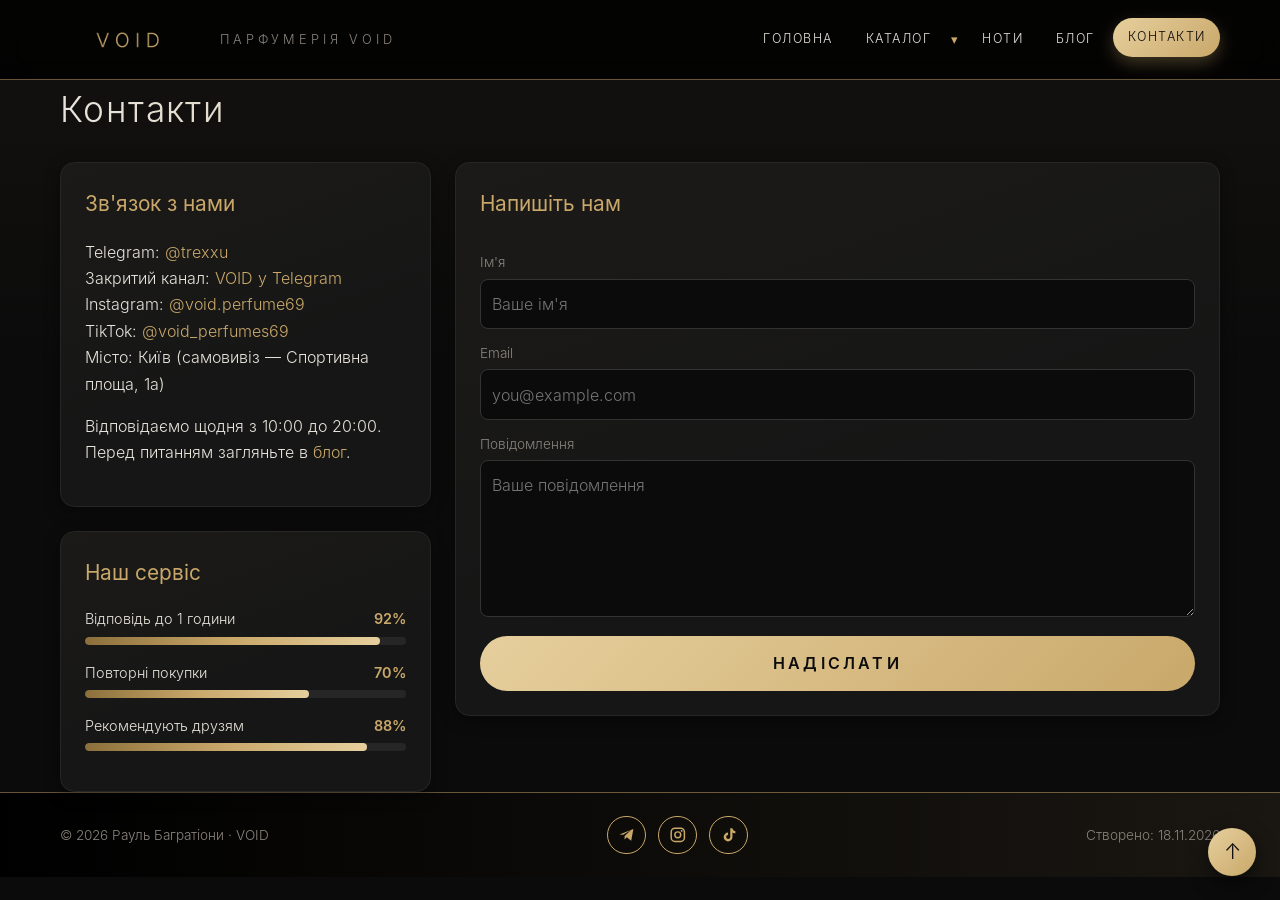
<file: contacts.html>
<!DOCTYPE html>
<html lang="uk">
<head>
    <meta charset="UTF-8">
    <meta name="viewport" content="width=device-width, initial-scale=1.0">
    <meta name="description" content="Контакти VOID і форма зворотного зв'язку.">
    <meta name="author" content="Рауль Багратіони">
    <title>Контакти — VOID</title>
    <!-- Єдиний зовнішній файл стилів CSS3 -->
    <link rel="stylesheet" href="css/styles.css?v=9">
</head>
<body id="top">
    <!-- Екран завантаження: зникає через @keyframes, без JavaScript -->
    <div class="preloader" aria-hidden="true"><span>VOID</span></div>

    <!-- Шапка: position: fixed -->
    <header class="site-header">
        <div class="container header-inner">
            <a href="index.html" class="logo"><img src="images/logo.png" alt="Логотип VOID" width="160" height="40"></a>
            <p class="site-title">Парфумерія VOID</p>
            <!-- Навігація: flexbox + transition -->
            <nav class="site-nav">
                <ul>
                    <li><a href="index.html">Головна</a></li>
                    <li class="has-dropdown">
                        <a href="catalog.html">Каталог</a>
                        <!-- Перемикач для сенсорних екранів: checkbox + label, без JavaScript -->
                        <input type="checkbox" id="dd-toggle" class="dd-toggle">
                        <label for="dd-toggle" class="dd-btn" title="Розділи каталогу">▾</label>
                        <!-- Випадаюче меню: висувається через transform: translateY -->
                        <ul class="dropdown">
                            <li><a href="catalog.html#products">Усі аромати</a></li>
                            <li><a href="notes.html#families">Сімейства</a></li>
                            <li><a href="catalog.html#faq">Як замовити</a></li>
                        </ul>
                    </li>
                    <li><a href="notes.html">Ноти</a></li>
                    <li><a href="blog.html">Блог</a></li>
                    <li><a href="contacts.html" class="active">Контакти</a></li>
                </ul>
            </nav>
        </div>
    </header>

    <main class="container">
        <h1 class="page-title">Контакти</h1>
        <div class="blocks">
            <!-- Блок 1: текст з анімацією -->
            <section class="block slide-in">
                <h2>Зв'язок з нами</h2>
                <p>Telegram: <a class="fx-link" href="https://t.me/trexxu">@trexxu</a><br>Закритий канал: <a class="fx-link" href="https://t.me/+ZNlb73uVYl9lNjhi">VOID у Telegram</a><br>Instagram: <a class="fx-link" href="https://www.instagram.com/void.perfume69/">@void.perfume69</a><br>TikTok: <a class="fx-link" href="https://www.tiktok.com/@void_perfumes69">@void_perfumes69</a><br>Місто: Київ (самовивіз — Спортивна площа, 1а)</p>
                <p>Відповідаємо щодня з 10:00 до 20:00. Перед питанням загляньте в <a class="fx-link" href="blog.html">блог</a>.</p>
            </section>

            <!-- Блок 2: форма з динамічними елементами -->
            <section class="block block-wide">
                <h2>Напишіть нам</h2>
                <form class="contact-form" action="mailto:bagra69tioni@gmail.com?subject=VOID%20—%20повідомлення%20з%20сайту" method="post" enctype="text/plain">
                    <label for="name">Ім'я</label>
                    <input type="text" id="name" name="name" placeholder="Ваше ім'я" required>
                    <label for="email">Email</label>
                    <input type="email" id="email" name="email" placeholder="you@example.com" required>
                    <label for="message">Повідомлення</label>
                    <textarea id="message" name="message" rows="5" placeholder="Ваше повідомлення"></textarea>
                    <!-- Кнопка з анімацією відправки -->
                    <button type="submit" class="btn-send"><span>Надіслати</span></button>
                </form>
            </section>

            <!-- Блок 3: прогрес-бари якості сервісу -->
            <section class="block">
                <h2>Наш сервіс</h2>
                <ul class="bars">
                    <li><span class="bar-label">Відповідь до 1 години<b>92%</b></span><span class="bar"><span class="bar-fill" style="--w: 92%"></span></span></li>
                    <li><span class="bar-label">Повторні покупки<b>70%</b></span><span class="bar"><span class="bar-fill" style="--w: 70%"></span></span></li>
                    <li><span class="bar-label">Рекомендують друзям<b>88%</b></span><span class="bar"><span class="bar-fill" style="--w: 88%"></span></span></li>
                </ul>
            </section>
        </div>
    </main>

    <!-- Футер: соціальні іконки з анімацією bounce -->
    <footer class="site-footer">
        <div class="container footer-inner">
            <p>&copy; 2026 Рауль Багратіони · VOID</p>
            <ul class="social">
                <li><a href="https://t.me/+ZNlb73uVYl9lNjhi" target="_blank" rel="noopener" aria-label="Telegram"><svg viewBox="0 0 24 24" aria-hidden="true"><path d="M2 11.5 21 4l-3 16-6-4.5-3 3v-5l9-8-11 6.5z"/></svg></a></li>
                <li><a href="https://www.instagram.com/void.perfume69/" target="_blank" rel="noopener" aria-label="Instagram"><svg viewBox="0 0 24 24" aria-hidden="true"><rect x="3" y="3" width="18" height="18" rx="5" fill="none" stroke="currentColor" stroke-width="2"/><circle cx="12" cy="12" r="4" fill="none" stroke="currentColor" stroke-width="2"/><circle cx="17.3" cy="6.7" r="1.3"/></svg></a></li>
                <li><a href="https://www.tiktok.com/@void_perfumes69" target="_blank" rel="noopener" aria-label="TikTok"><svg viewBox="0 0 24 24" aria-hidden="true"><path d="M14 3h3c.3 2.2 1.7 3.6 4 4v3c-1.6 0-3-.5-4-1.2V15a6 6 0 1 1-6-6v3.2A2.8 2.8 0 1 0 14 15z"/></svg></a></li>
            </ul>
            <p class="created">Створено: <time datetime="2026-11-18">18.11.2026</time></p>
        </div>
    </footer>

    <!-- Кнопка «вгору»: плавний скрол через scroll-behavior: smooth -->
    <a href="#top" class="to-top" aria-label="Нагору">↑</a>
</body>
</html>
</file>
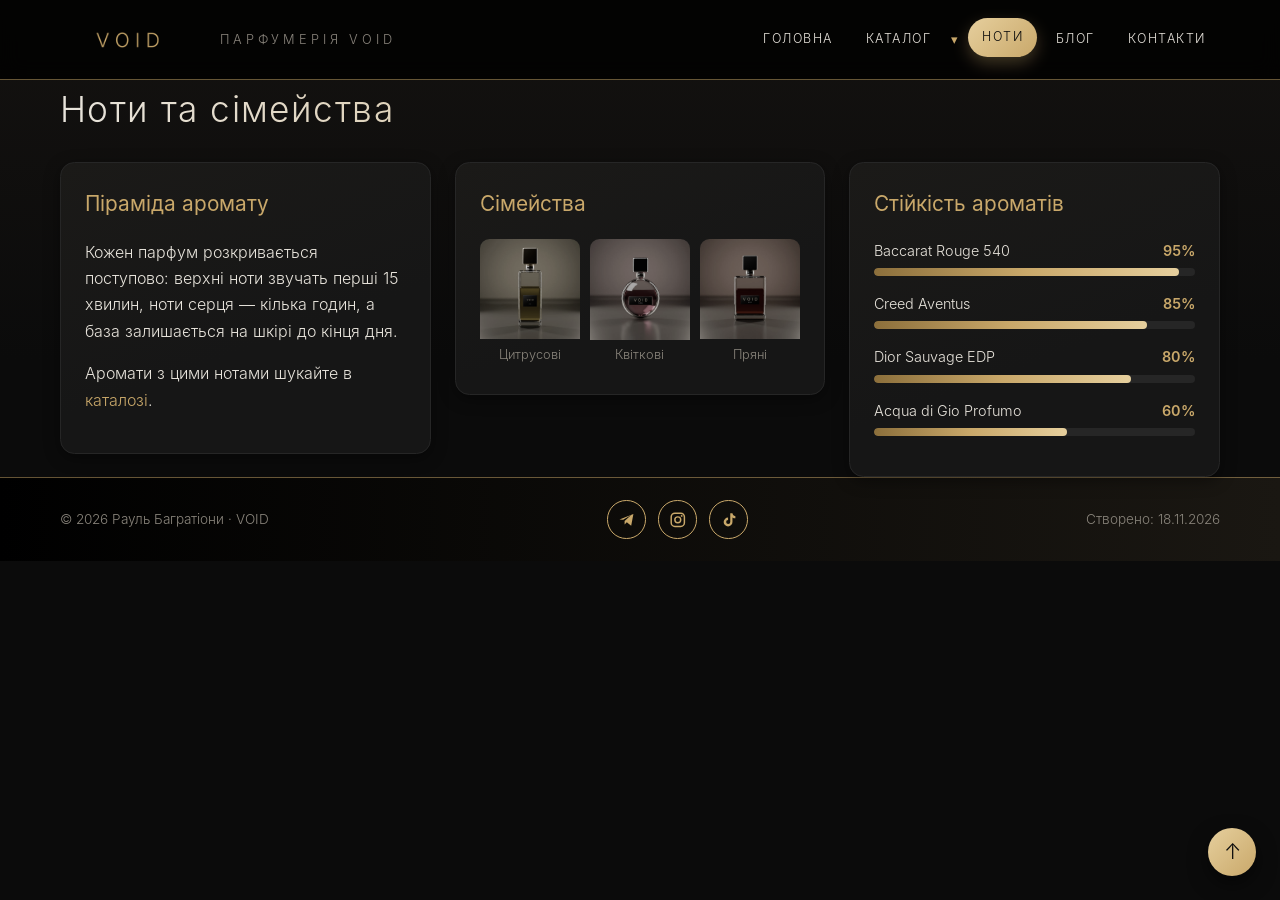
<file: notes.html>
<!DOCTYPE html>
<html lang="uk">
<head>
    <meta charset="UTF-8">
    <meta name="viewport" content="width=device-width, initial-scale=1.0">
    <meta name="description" content="Піраміда аромату, сімейства та стійкість парфумів.">
    <meta name="author" content="Рауль Багратіони">
    <title>Ноти — VOID</title>
    <!-- Єдиний зовнішній файл стилів CSS3 -->
    <link rel="stylesheet" href="css/styles.css?v=9">
</head>
<body id="top">
    <!-- Екран завантаження: зникає через @keyframes, без JavaScript -->
    <div class="preloader" aria-hidden="true"><span>VOID</span></div>

    <!-- Шапка: position: fixed -->
    <header class="site-header">
        <div class="container header-inner">
            <a href="index.html" class="logo"><img src="images/logo.png" alt="Логотип VOID" width="160" height="40"></a>
            <p class="site-title">Парфумерія VOID</p>
            <!-- Навігація: flexbox + transition -->
            <nav class="site-nav">
                <ul>
                    <li><a href="index.html">Головна</a></li>
                    <li class="has-dropdown">
                        <a href="catalog.html">Каталог</a>
                        <!-- Перемикач для сенсорних екранів: checkbox + label, без JavaScript -->
                        <input type="checkbox" id="dd-toggle" class="dd-toggle">
                        <label for="dd-toggle" class="dd-btn" title="Розділи каталогу">▾</label>
                        <!-- Випадаюче меню: висувається через transform: translateY -->
                        <ul class="dropdown">
                            <li><a href="catalog.html#products">Усі аромати</a></li>
                            <li><a href="notes.html#families">Сімейства</a></li>
                            <li><a href="catalog.html#faq">Як замовити</a></li>
                        </ul>
                    </li>
                    <li><a href="notes.html" class="active">Ноти</a></li>
                    <li><a href="blog.html">Блог</a></li>
                    <li><a href="contacts.html">Контакти</a></li>
                </ul>
            </nav>
        </div>
    </header>

    <main class="container">
        <h1 class="page-title">Ноти та сімейства</h1>
        <div class="blocks">
            <!-- Блок 1: текст з анімацією slide-in -->
            <section class="block slide-in">
                <h2>Піраміда аромату</h2>
                <p>Кожен парфум розкривається поступово: верхні ноти звучать перші 15 хвилин, ноти серця — кілька годин, а база залишається на шкірі до кінця дня.</p>
                <p>Аромати з цими нотами шукайте в <a class="fx-link" href="catalog.html">каталозі</a>.</p>
            </section>

            <!-- Блок 2: сімейства з обертанням та масштабуванням -->
            <section class="block" id="families">
                <h2>Сімейства</h2>
                <div class="tiles rotate">
                    <figure class="tile"><img src="images/citrus.jpg" alt="Цитрусовий аромат" width="600" height="600"><figcaption>Цитрусові</figcaption></figure>
                    <figure class="tile"><img src="images/floral.jpg" alt="Квітковий аромат" width="600" height="600"><figcaption>Квіткові</figcaption></figure>
                    <figure class="tile"><img src="images/spicy.jpg" alt="Пряний аромат" width="600" height="600"><figcaption>Пряні</figcaption></figure>
                </div>
            </section>

            <!-- Блок 3: прогрес-бари стійкості -->
            <section class="block">
                <h2>Стійкість ароматів</h2>
                <ul class="bars">
                    <li><span class="bar-label">Baccarat Rouge 540<b>95%</b></span><span class="bar"><span class="bar-fill" style="--w: 95%"></span></span></li>
                    <li><span class="bar-label">Creed Aventus<b>85%</b></span><span class="bar"><span class="bar-fill" style="--w: 85%"></span></span></li>
                    <li><span class="bar-label">Dior Sauvage EDP<b>80%</b></span><span class="bar"><span class="bar-fill" style="--w: 80%"></span></span></li>
                    <li><span class="bar-label">Acqua di Gio Profumo<b>60%</b></span><span class="bar"><span class="bar-fill" style="--w: 60%"></span></span></li>
                </ul>
            </section>
        </div>
    </main>

    <!-- Футер: соціальні іконки з анімацією bounce -->
    <footer class="site-footer">
        <div class="container footer-inner">
            <p>&copy; 2026 Рауль Багратіони · VOID</p>
            <ul class="social">
                <li><a href="https://t.me/+ZNlb73uVYl9lNjhi" target="_blank" rel="noopener" aria-label="Telegram"><svg viewBox="0 0 24 24" aria-hidden="true"><path d="M2 11.5 21 4l-3 16-6-4.5-3 3v-5l9-8-11 6.5z"/></svg></a></li>
                <li><a href="https://www.instagram.com/void.perfume69/" target="_blank" rel="noopener" aria-label="Instagram"><svg viewBox="0 0 24 24" aria-hidden="true"><rect x="3" y="3" width="18" height="18" rx="5" fill="none" stroke="currentColor" stroke-width="2"/><circle cx="12" cy="12" r="4" fill="none" stroke="currentColor" stroke-width="2"/><circle cx="17.3" cy="6.7" r="1.3"/></svg></a></li>
                <li><a href="https://www.tiktok.com/@void_perfumes69" target="_blank" rel="noopener" aria-label="TikTok"><svg viewBox="0 0 24 24" aria-hidden="true"><path d="M14 3h3c.3 2.2 1.7 3.6 4 4v3c-1.6 0-3-.5-4-1.2V15a6 6 0 1 1-6-6v3.2A2.8 2.8 0 1 0 14 15z"/></svg></a></li>
            </ul>
            <p class="created">Створено: <time datetime="2026-11-18">18.11.2026</time></p>
        </div>
    </footer>

    <!-- Кнопка «вгору»: плавний скрол через scroll-behavior: smooth -->
    <a href="#top" class="to-top" aria-label="Нагору">↑</a>
</body>
</html>
</file>
<file: css/styles.css>
/* ===========================================================
   VOID — динамічний сайт на CSS3 (Лабораторна №2)
   Динаміка реалізована тільки засобами CSS3, без JavaScript.
   Ефекти: @keyframes, transition, transform, filter, clip-path,
   linear-gradient, box-shadow, scroll-behavior.
   =========================================================== */

/* Коментар: кастомний шрифт Inter через @font-face */
@font-face {
    font-family: "Inter";
    src: url("../fonts/Inter-Light.woff2") format("woff2");
    font-weight: 300;
    font-display: swap;
}
@font-face {
    font-family: "Inter";
    src: url("../fonts/Inter-Regular.woff2") format("woff2");
    font-weight: 400;
    font-display: swap;
}
@font-face {
    font-family: "Inter";
    src: url("../fonts/Inter-SemiBold.woff2") format("woff2");
    font-weight: 600;
    font-display: swap;
}

/* Коментар: змінні палітри */
:root {
    --black: #0b0b0b;
    --surface: #161616;
    --gold: #c9a86a;
    --gold-light: #e6cf9d;
    --text: #e8e4dc;
    --muted: #8a857c;
    --header-h: 5rem;
}

* {
    box-sizing: border-box;
}

/* Коментар: плавний скрол для кнопки «вгору» */
html {
    scroll-behavior: smooth;
}

body {
    margin: 0;
    padding-top: var(--header-h);
    font-family: "Inter", Arial, Helvetica, sans-serif;
    font-weight: 300;
    font-size: 1rem;
    line-height: 1.65;
    color: var(--text);
    background: linear-gradient(180deg, #141210 0%, var(--black) 40%, var(--black) 100%);
    min-height: 100vh;
}

.container {
    max-width: 75rem;
    margin: 0 auto;
    padding: 0 1.25rem;
}

/* ---------- Коментар: анімація завантаження (preloader) ---------- */
.preloader {
    position: fixed;
    inset: 0;
    z-index: 100;
    display: flex;
    align-items: center;
    justify-content: center;
    background: #000;
    pointer-events: none;
    -webkit-animation: preloader-out 0.6s ease 0.9s forwards;
    animation: preloader-out 0.6s ease 0.9s forwards;
}

.preloader span {
    color: var(--gold);
    font-size: 2rem;
    letter-spacing: 0.6em;
    -webkit-animation: pulse 0.9s ease-in-out infinite;
    animation: pulse 0.9s ease-in-out infinite;
}

@-webkit-keyframes preloader-out {
    to { opacity: 0; visibility: hidden; }
}
@keyframes preloader-out {
    to { opacity: 0; visibility: hidden; }
}

@keyframes pulse {
    0%, 100% { opacity: 0.3; -webkit-filter: blur(2px); filter: blur(2px); }
    50% { opacity: 1; -webkit-filter: blur(0); filter: blur(0); }
}

/* ---------- Коментар: фіксована шапка з розмиттям фону ---------- */
.site-header {
    position: fixed;
    top: 0;
    left: 0;
    right: 0;
    z-index: 50;
    height: var(--header-h);
    background: rgba(0, 0, 0, 0.82);
    -webkit-backdrop-filter: blur(10px);
    backdrop-filter: blur(10px);
    border-bottom: 1px solid rgba(201, 168, 106, 0.5);
}

.header-inner {
    height: 100%;
    display: flex;
    align-items: center;
    gap: 1.5rem;
}

/* Коментар: логотип збільшується при наведенні (transform: scale) */
.logo img {
    display: block;
    width: 8.5rem;
    height: auto;
    -webkit-transition: -webkit-transform 0.4s ease, filter 0.4s ease;
    transition: transform 0.4s ease, filter 0.4s ease;
    will-change: transform;
}

.logo:hover img {
    -webkit-transform: scale(1.12);
    transform: scale(1.12);
    filter: drop-shadow(0 0 0.5rem rgba(201, 168, 106, 0.7));
}

/* Коментар: назва сайту з'являється через fade-in */
.site-title {
    margin: 0;
    font-size: 0.8rem;
    letter-spacing: 0.3em;
    text-transform: uppercase;
    color: var(--muted);
    opacity: 0;
    -webkit-animation: fade-in 1.2s ease 1.1s forwards;
    animation: fade-in 1.2s ease 1.1s forwards;
}

@keyframes fade-in {
    from { opacity: 0; -webkit-transform: translateY(-0.5rem); transform: translateY(-0.5rem); }
    to { opacity: 1; -webkit-transform: none; transform: none; }
}

/* ---------- Коментар: навігація (flexbox + transition: all 0.3s) ---------- */
.site-nav {
    margin-left: auto;
}

.site-nav ul {
    list-style: none;
    margin: 0;
    padding: 0;
    display: flex;
    gap: 0.25rem;
}

.site-nav a {
    display: block;
    padding: 0.55rem 0.9rem;
    color: var(--text);
    text-decoration: none;
    text-transform: uppercase;
    letter-spacing: 0.12em;
    font-size: 0.78rem;
    border-radius: 2rem;
    -webkit-transition: all 0.3s ease;
    transition: all 0.3s ease;
}

.site-nav a:hover,
.site-nav a.active {
    color: var(--black);
    background: linear-gradient(135deg, var(--gold-light), var(--gold));
    -webkit-transform: translateY(-2px);
    transform: translateY(-2px);
    box-shadow: 0 0.4rem 1rem rgba(201, 168, 106, 0.3);
}

/* Коментар: dropdown-меню висувається через translateY */
.has-dropdown {
    position: relative;
    display: flex;
    align-items: center;
}

/* Коментар: кнопка-стрілка відкриває меню на телефоні (checkbox hack) */
.dd-toggle {
    position: absolute;
    opacity: 0;
    pointer-events: none;
}

.dd-btn {
    padding: 0.3rem 0.35rem;
    color: var(--gold);
    font-size: 0.8rem;
    cursor: pointer;
    -webkit-transition: -webkit-transform 0.3s ease;
    transition: transform 0.3s ease;
}

.dd-toggle:checked + .dd-btn,
.has-dropdown:hover .dd-btn {
    -webkit-transform: rotate(180deg);
    transform: rotate(180deg);
}

.dd-toggle:focus-visible + .dd-btn {
    outline: 1px solid var(--gold);
    border-radius: 0.3rem;
}

.dropdown {
    position: absolute;
    top: 100%;
    left: 0;
    min-width: 12rem;
    padding: 0.5rem !important;
    flex-direction: column;
    background: var(--surface);
    border: 1px solid #2a2a2a;
    border-radius: 0.6rem;
    box-shadow: 0 1rem 2rem rgba(0, 0, 0, 0.5);
    opacity: 0;
    visibility: hidden;
    -webkit-transform: translateY(-0.8rem);
    transform: translateY(-0.8rem);
    -webkit-transition: all 0.3s ease;
    transition: all 0.3s ease;
}

.has-dropdown:hover .dropdown,
.has-dropdown:focus-within .dropdown,
.dd-toggle:checked ~ .dropdown {
    opacity: 1;
    visibility: visible;
    -webkit-transform: translateY(0.4rem);
    transform: translateY(0.4rem);
}

.dropdown a {
    border-radius: 0.4rem;
    text-transform: none;
    letter-spacing: 0.02em;
    font-size: 0.9rem;
}

/* ---------- Основний контент ---------- */
main {
    padding-top: 2rem;
    padding-bottom: 3rem;
}

.page-title {
    font-weight: 300;
    font-size: 2.2rem;
    letter-spacing: 0.04em;
    margin: 0 0 1.5rem;
    background: linear-gradient(90deg, var(--text), var(--gold));
    -webkit-background-clip: text;
    background-clip: text;
    color: transparent;
}

/* Коментар: hero-зображення з формою через clip-path */
.hero {
    display: block;
    width: 100%;
    height: auto;
    margin-bottom: 2rem;
    -webkit-clip-path: polygon(0 0, 100% 0, 100% 85%, 0 100%);
    clip-path: polygon(0 0, 100% 0, 100% 85%, 0 100%);
    -webkit-animation: hero-reveal 1.4s ease 0.9s both;
    animation: hero-reveal 1.4s ease 0.9s both;
}

@keyframes hero-reveal {
    from {
        -webkit-clip-path: polygon(0 0, 0 0, 0 100%, 0 100%);
        clip-path: polygon(0 0, 0 0, 0 100%, 0 100%);
    }
    to {
        -webkit-clip-path: polygon(0 0, 100% 0, 100% 85%, 0 100%);
        clip-path: polygon(0 0, 100% 0, 100% 85%, 0 100%);
    }
}

/* Коментар: три блоки — CSS Grid */
.blocks {
    display: grid;
    grid-template-columns: repeat(3, 1fr);
    gap: 1.5rem;
    align-items: start;
    grid-auto-flow: dense;
}

/* Широкий блок займає дві колонки та два ряди */
.block-wide {
    grid-column: span 2;
    grid-row: span 2;
}

.block {
    background: linear-gradient(160deg, #1b1a18 0%, var(--surface) 60%);
    border: 1px solid #262626;
    border-radius: 0.9rem;
    padding: 1.5rem;
    box-shadow: 0 0.25rem 1rem rgba(0, 0, 0, 0.4);
    -webkit-transition: box-shadow 0.4s ease, border-color 0.4s ease;
    transition: box-shadow 0.4s ease, border-color 0.4s ease;
}

/* Коментар: тінь блоку змінюється плавно (box-shadow + transition) */
.block:hover {
    border-color: rgba(201, 168, 106, 0.6);
    box-shadow: 0 0.8rem 2.2rem rgba(201, 168, 106, 0.15);
}

.block h2 {
    margin-top: 0;
    font-weight: 400;
    font-size: 1.3rem;
    color: var(--gold);
    -webkit-transition: font-size 0.3s ease, letter-spacing 0.3s ease;
    transition: font-size 0.3s ease, letter-spacing 0.3s ease;
}

/* Коментар: transition на розмір шрифту */
.block:hover h2 {
    font-size: 1.38rem;
    letter-spacing: 0.02em;
}

/* Коментар: блок 1 — анімація slide-in при завантаженні */
.slide-in {
    -webkit-animation: slide-in 0.9s cubic-bezier(0.2, 0.8, 0.2, 1) 1s both;
    animation: slide-in 0.9s cubic-bezier(0.2, 0.8, 0.2, 1) 1s both;
    will-change: transform, opacity;
}

@keyframes slide-in {
    from { opacity: 0; -webkit-transform: translateX(-3rem); transform: translateX(-3rem); }
    to { opacity: 1; -webkit-transform: none; transform: none; }
}

/* Коментар: внутрішні посилання з анімацією підкреслення */
.fx-link {
    position: relative;
    color: var(--gold);
    text-decoration: none;
    background: linear-gradient(var(--gold), var(--gold)) no-repeat left bottom / 0 1px;
    -webkit-transition: background-size 0.35s ease, color 0.35s ease;
    transition: background-size 0.35s ease, color 0.35s ease;
}

.fx-link:hover {
    color: var(--gold-light);
    background-size: 100% 1px;
}

/* ---------- Коментар: блок 2 — плитки з scale / rotate ---------- */
.tiles {
    display: grid;
    grid-template-columns: repeat(3, 1fr);
    gap: 0.6rem;
}

.tile {
    margin: 0;
    overflow: hidden;
    border-radius: 0.6rem;
}

.tile img {
    display: block;
    width: 100%;
    height: auto;
    -webkit-filter: grayscale(0.5) brightness(0.9);
    filter: grayscale(0.5) brightness(0.9);
    -webkit-transition: -webkit-transform 0.5s ease, filter 0.5s ease;
    transition: transform 0.5s ease, filter 0.5s ease;
    will-change: transform;
}

.tile:hover img {
    -webkit-transform: scale(1.15);
    transform: scale(1.15);
    -webkit-filter: none;
    filter: none;
}

.tiles.rotate .tile:hover img {
    -webkit-transform: scale(1.1) rotate(-6deg);
    transform: scale(1.1) rotate(-6deg);
}

.tile figcaption {
    text-align: center;
    font-size: 0.8rem;
    color: var(--muted);
    padding: 0.3rem 0;
}

/* Коментар: левітація зображень — @keyframes для руху */
.tile:nth-child(2) img {
    -webkit-animation: float 4s ease-in-out infinite;
    animation: float 4s ease-in-out infinite;
}

@keyframes float {
    0%, 100% { -webkit-transform: translateY(0); transform: translateY(0); }
    50% { -webkit-transform: translateY(-0.4rem); transform: translateY(-0.4rem); }
}

/* ---------- Коментар: фільтр каталогу без JS (radio + :checked) ---------- */
.f-radio {
    position: absolute;
    opacity: 0;
    pointer-events: none;
}

.filters {
    display: flex;
    flex-wrap: wrap;
    gap: 0.5rem;
    margin-bottom: 1.2rem;
}

.filters label {
    padding: 0.4rem 0.9rem;
    font-size: 0.82rem;
    border: 1px solid #333;
    border-radius: 2rem;
    cursor: pointer;
    -webkit-transition: all 0.3s ease;
    transition: all 0.3s ease;
}

.filters label:hover {
    border-color: var(--gold);
    color: var(--gold);
}

/* Коментар: активна кнопка фільтра */
#f-all:checked ~ .filters label[for="f-all"],
#f-woody:checked ~ .filters label[for="f-woody"],
#f-fresh:checked ~ .filters label[for="f-fresh"],
#f-amber:checked ~ .filters label[for="f-amber"],
#f-citrus:checked ~ .filters label[for="f-citrus"],
#f-floral:checked ~ .filters label[for="f-floral"],
#f-spicy:checked ~ .filters label[for="f-spicy"] {
    color: var(--black);
    border-color: var(--gold);
    background: linear-gradient(135deg, var(--gold-light), var(--gold));
}

.f-radio:focus-visible ~ .filters {
    outline: 1px dashed var(--gold);
    outline-offset: 4px;
}

/* Коментар: приховуємо картки інших сімейств */
#f-woody:checked ~ .cards .card:not(.woody),
#f-fresh:checked ~ .cards .card:not(.fresh),
#f-amber:checked ~ .cards .card:not(.amber),
#f-citrus:checked ~ .cards .card:not(.citrus),
#f-floral:checked ~ .cards .card:not(.floral),
#f-spicy:checked ~ .cards .card:not(.spicy) {
    display: none;
}

/* ---------- Коментар: картки товарів (каталог) ---------- */
.cards {
    display: grid;
    grid-template-columns: repeat(3, 1fr);
    gap: 1rem;
}

.card {
    display: block;
    color: var(--text);
    text-decoration: none;
    cursor: pointer;
    padding: 0.6rem 0.6rem 0.8rem;
    border-radius: 0.8rem;
    background: #121212;
    border: 1px solid #242424;
    -webkit-animation: card-in 0.5s ease both;
    animation: card-in 0.5s ease both;
    -webkit-transition: -webkit-transform 0.4s ease, box-shadow 0.4s ease, border-color 0.4s ease;
    transition: transform 0.4s ease, box-shadow 0.4s ease, border-color 0.4s ease;
    will-change: transform;
}

/* Коментар: картки з'являються при зміні фільтра */
@keyframes card-in {
    from { opacity: 0; -webkit-transform: scale(0.94); transform: scale(0.94); }
    to { opacity: 1; -webkit-transform: none; transform: none; }
}

.card:hover {
    -webkit-transform: translateY(-0.5rem) rotate(-1deg);
    transform: translateY(-0.5rem) rotate(-1deg);
    border-color: var(--gold);
    box-shadow: 0 1.2rem 2rem rgba(0, 0, 0, 0.6);
}

.card-media {
    display: block;
    position: relative;
    overflow: hidden;
    border-radius: 0.6rem;
}

.card-media img {
    display: block;
    width: 100%;
    height: auto;
    -webkit-transition: -webkit-transform 0.5s ease;
    transition: transform 0.5s ease;
}

.card:hover .card-media img {
    -webkit-transform: scale(1.08);
    transform: scale(1.08);
}

/* Коментар: ноти аромату розкриваються через clip-path */
.card-info {
    display: block;
    font-size: 0.8rem;
    position: absolute;
    inset: auto 0 0 0;
    padding: 0.8rem;
    background: linear-gradient(0deg, rgba(0, 0, 0, 0.95), rgba(0, 0, 0, 0.55));
    -webkit-clip-path: inset(100% 0 0 0);
    clip-path: inset(100% 0 0 0);
    -webkit-transition: clip-path 0.45s ease;
    transition: clip-path 0.45s ease;
}

.card:hover .card-info,
.card:focus-within .card-info {
    -webkit-clip-path: inset(0 0 0 0);
    clip-path: inset(0 0 0 0);
}


.card-title {
    display: block;
    margin: 0.7rem 0 0.2rem;
    font-size: 0.95rem;
    line-height: 1.3;
}

.card:focus-visible {
    outline: 2px solid var(--gold);
    outline-offset: 3px;
}

/* ---------- Коментар: вікно товару через :target (без JS) ---------- */
.modal {
    position: fixed;
    inset: 0;
    z-index: 90;
    display: flex;
    align-items: center;
    justify-content: center;
    padding: 1rem;
    opacity: 0;
    visibility: hidden;
    -webkit-transition: opacity 0.35s ease, visibility 0.35s ease;
    transition: opacity 0.35s ease, visibility 0.35s ease;
}

.modal:target {
    opacity: 1;
    visibility: visible;
}

.modal-bg {
    position: absolute;
    inset: 0;
    background: rgba(0, 0, 0, 0.75);
    -webkit-backdrop-filter: blur(6px);
    backdrop-filter: blur(6px);
}

.modal-box {
    position: relative;
    display: grid;
    grid-template-columns: 1fr 1fr;
    gap: 1.5rem;
    width: 100%;
    max-width: 48rem;
    max-height: 90vh;
    overflow: auto;
    padding: 1.5rem;
    background: linear-gradient(160deg, #1d1a15, var(--surface));
    border: 1px solid rgba(201, 168, 106, 0.5);
    border-radius: 1rem;
    box-shadow: 0 2rem 4rem rgba(0, 0, 0, 0.6);
    -webkit-transform: translateY(1.5rem) scale(0.96);
    transform: translateY(1.5rem) scale(0.96);
    -webkit-transition: -webkit-transform 0.35s ease;
    transition: transform 0.35s ease;
}

.modal:target .modal-box {
    -webkit-transform: none;
    transform: none;
}

.modal-article {
    max-width: 52rem;
}

.modal-article img {
    aspect-ratio: 1;
    object-fit: cover;
}

.modal-box img {
    width: 100%;
    height: auto;
    border-radius: 0.7rem;
}

.modal-close {
    position: absolute;
    top: 0.5rem;
    right: 0.8rem;
    color: var(--muted);
    font-size: 1.8rem;
    line-height: 1;
    text-decoration: none;
    -webkit-transition: color 0.3s ease, -webkit-transform 0.3s ease;
    transition: color 0.3s ease, transform 0.3s ease;
}

.modal-close:hover {
    color: var(--gold);
    -webkit-transform: rotate(90deg);
    transform: rotate(90deg);
}

.modal-family {
    font-size: 0.75rem;
    letter-spacing: 0.2em;
    text-transform: uppercase;
    color: var(--gold);
}

.modal-text h3 {
    margin: 0.4rem 0 0.8rem;
    font-size: 1.5rem;
    font-weight: 300;
}

.modal-text p {
    color: var(--muted);
}

.modal-text .modal-price {
    font-size: 1.6rem;
    font-weight: 600;
    color: var(--gold);
}

.btn-buy,
.btn-ghost {
    display: block;
    margin-top: 0.7rem;
    padding: 0.8rem;
    border-radius: 2rem;
    text-align: center;
    text-decoration: none;
    -webkit-transition: -webkit-transform 0.25s ease, box-shadow 0.25s ease, background 0.25s ease;
    transition: transform 0.25s ease, box-shadow 0.25s ease, background 0.25s ease;
}

.btn-buy {
    font-weight: 600;
    letter-spacing: 0.1em;
    text-transform: uppercase;
    color: var(--black);
    background: linear-gradient(135deg, var(--gold-light), var(--gold));
}

.btn-buy:hover {
    -webkit-transform: translateY(-2px);
    transform: translateY(-2px);
    box-shadow: 0 0.6rem 1.4rem rgba(201, 168, 106, 0.35);
}

.btn-ghost {
    color: var(--gold);
    border: 1px solid var(--gold);
}

.btn-ghost:hover {
    background: rgba(201, 168, 106, 0.1);
}

.price {
    color: var(--gold);
    font-weight: 600;
    font-size: 0.95rem;
}

/* ---------- Коментар: статті блогу ---------- */
.posts {
    display: flex;
    flex-direction: column;
    gap: 1rem;
}

.post {
    display: flex;
    gap: 1rem;
    align-items: center;
    padding: 0.6rem;
    border-radius: 0.7rem;
    -webkit-transition: background 0.3s ease, -webkit-transform 0.3s ease;
    transition: background 0.3s ease, transform 0.3s ease;
}

.post:hover {
    background: rgba(201, 168, 106, 0.08);
    -webkit-transform: translateX(0.4rem);
    transform: translateX(0.4rem);
}

.post img {
    width: 6rem;
    height: 6rem;
    object-fit: cover;
    border-radius: 50%;
    -webkit-transition: border-radius 0.4s ease, -webkit-transform 0.4s ease;
    transition: border-radius 0.4s ease, transform 0.4s ease;
}

.post:hover img {
    border-radius: 0.6rem;
    -webkit-transform: rotate(8deg);
    transform: rotate(8deg);
}

.post h3 {
    margin: 0 0 0.3rem;
    font-size: 1.05rem;
    font-weight: 400;
}

.post p {
    margin: 0;
    color: var(--muted);
    font-size: 0.9rem;
}

/* ---------- Коментар: блок 3 — прогрес-бари (width + transition) ---------- */
.bars {
    list-style: none;
    margin: 0;
    padding: 0;
}

.bars li {
    margin-bottom: 1rem;
}

.bar-label {
    display: flex;
    justify-content: space-between;
    font-size: 0.9rem;
    margin-bottom: 0.35rem;
}

.bar-label b {
    color: var(--gold);
    font-weight: 600;
}

.bar {
    display: block;
    height: 0.5rem;
    background: #262626;
    border-radius: 1rem;
    overflow: hidden;
}

.bar-fill {
    display: block;
    height: 100%;
    width: var(--w);
    border-radius: 1rem;
    background: linear-gradient(90deg, #8c6f3b, var(--gold), var(--gold-light));
    -webkit-animation: grow 1.6s cubic-bezier(0.2, 0.8, 0.2, 1) 1.2s both;
    animation: grow 1.6s cubic-bezier(0.2, 0.8, 0.2, 1) 1.2s both;
    -webkit-transition: width 0.6s ease, filter 0.3s ease;
    transition: width 0.6s ease, filter 0.3s ease;
    will-change: width;
}

@keyframes grow {
    from { width: 0; }
}

/* Коментар: при наведенні смуга світлішає */
.bars li:hover .bar-fill {
    -webkit-filter: brightness(1.25);
    filter: brightness(1.25);
}

/* ---------- Коментар: акордеон без JS (checkbox + max-height) ---------- */
.acc-item {
    border-bottom: 1px solid #2a2a2a;
}

.acc-toggle {
    position: absolute;
    opacity: 0;
    pointer-events: none;
}

.acc-item label {
    display: flex;
    justify-content: space-between;
    padding: 0.8rem 0;
    cursor: pointer;
    -webkit-transition: color 0.3s ease;
    transition: color 0.3s ease;
}

.acc-item label::after {
    content: "+";
    color: var(--gold);
    -webkit-transition: -webkit-transform 0.3s ease;
    transition: transform 0.3s ease;
}

.acc-item label:hover {
    color: var(--gold);
}

.acc-body {
    max-height: 0;
    overflow: hidden;
    -webkit-transition: max-height 0.45s ease;
    transition: max-height 0.45s ease;
}

.acc-body p {
    margin: 0 0 0.8rem;
    color: var(--muted);
    font-size: 0.9rem;
}

.acc-toggle:checked ~ .acc-body {
    max-height: 12rem;
}

.acc-toggle:checked + label::after {
    -webkit-transform: rotate(45deg);
    transform: rotate(45deg);
}

.acc-toggle:focus-visible + label {
    outline: 1px solid var(--gold);
}

/* ---------- Коментар: форма з динамічними елементами ---------- */
.contact-form {
    display: flex;
    flex-direction: column;
}

.contact-form label {
    margin: 0.8rem 0 0.3rem;
    font-size: 0.85rem;
    color: var(--muted);
}

.contact-form input,
.contact-form textarea {
    padding: 0.7rem;
    font: inherit;
    color: var(--text);
    background: var(--black);
    border: 1px solid #333;
    border-radius: 0.5rem;
    -webkit-transition: border-color 0.3s ease, box-shadow 0.3s ease, -webkit-transform 0.3s ease;
    transition: border-color 0.3s ease, box-shadow 0.3s ease, transform 0.3s ease;
}

.contact-form input:focus,
.contact-form textarea:focus {
    outline: none;
    border-color: var(--gold);
    box-shadow: 0 0 0 3px rgba(201, 168, 106, 0.25);
    -webkit-transform: scale(1.01);
    transform: scale(1.01);
}

/* Коментар: анімована кнопка відправки (блиск + натискання) */
.btn-send {
    position: relative;
    overflow: hidden;
    margin-top: 1.2rem;
    padding: 0.9rem;
    font: inherit;
    font-weight: 600;
    text-transform: uppercase;
    letter-spacing: 0.2em;
    color: var(--black);
    background: linear-gradient(135deg, var(--gold-light), var(--gold));
    border: none;
    border-radius: 2rem;
    cursor: pointer;
    -webkit-transition: -webkit-transform 0.25s ease, box-shadow 0.25s ease;
    transition: transform 0.25s ease, box-shadow 0.25s ease;
}

.btn-send::before {
    content: "";
    position: absolute;
    top: 0;
    left: -60%;
    width: 40%;
    height: 100%;
    background: linear-gradient(90deg, transparent, rgba(255, 255, 255, 0.6), transparent);
    -webkit-transform: skewX(-20deg);
    transform: skewX(-20deg);
    -webkit-animation: shine 2.8s ease-in-out infinite;
    animation: shine 2.8s ease-in-out infinite;
}

@keyframes shine {
    0% { left: -60%; }
    60%, 100% { left: 130%; }
}

.btn-send:hover {
    -webkit-transform: translateY(-3px) scale(1.02);
    transform: translateY(-3px) scale(1.02);
    box-shadow: 0 0.8rem 1.6rem rgba(201, 168, 106, 0.35);
}

.btn-send:active {
    -webkit-transform: scale(0.96);
    transform: scale(0.96);
}

.btn-send:hover span {
    display: inline-block;
    -webkit-animation: send 0.6s ease;
    animation: send 0.6s ease;
}

@keyframes send {
    40% { -webkit-transform: translateX(0.6rem); transform: translateX(0.6rem); opacity: 0; }
    41% { -webkit-transform: translateX(-0.6rem); transform: translateX(-0.6rem); }
    100% { -webkit-transform: none; transform: none; opacity: 1; }
}

/* ---------- Коментар: футер та соцмережі (bounce) ---------- */
.site-footer {
    background: linear-gradient(90deg, #000, #1a1712);
    border-top: 1px solid rgba(201, 168, 106, 0.5);
    font-size: 0.85rem;
    color: var(--muted);
}

.footer-inner {
    display: flex;
    flex-wrap: wrap;
    align-items: center;
    justify-content: space-between;
    gap: 1rem;
    padding-top: 1.4rem;
    padding-bottom: 1.4rem;
}

.footer-inner p {
    margin: 0;
}

.social {
    list-style: none;
    margin: 0;
    padding: 0;
    display: flex;
    gap: 0.8rem;
}

.social a {
    display: flex;
    align-items: center;
    justify-content: center;
    width: 2.4rem;
    height: 2.4rem;
    border: 1px solid var(--gold);
    border-radius: 50%;
    color: var(--gold);
    -webkit-transition: background 0.3s ease, color 0.3s ease;
    transition: background 0.3s ease, color 0.3s ease;
}

.social svg {
    width: 1.1rem;
    height: 1.1rem;
    fill: currentColor;
}

.social a:hover {
    background: var(--gold);
    color: var(--black);
    -webkit-animation: bounce 0.7s ease;
    animation: bounce 0.7s ease;
}

@keyframes bounce {
    0%, 100% { -webkit-transform: translateY(0); transform: translateY(0); }
    30% { -webkit-transform: translateY(-0.6rem); transform: translateY(-0.6rem); }
    55% { -webkit-transform: translateY(0); transform: translateY(0); }
    75% { -webkit-transform: translateY(-0.25rem); transform: translateY(-0.25rem); }
}

/* Коментар: кнопка «вгору» */
.to-top {
    position: fixed;
    right: 1.5rem;
    bottom: 1.5rem;
    z-index: 40;
    width: 3rem;
    height: 3rem;
    display: flex;
    align-items: center;
    justify-content: center;
    border-radius: 50%;
    color: var(--black);
    font-size: 1.3rem;
    text-decoration: none;
    background: linear-gradient(135deg, var(--gold-light), var(--gold));
    box-shadow: 0 0.5rem 1.2rem rgba(0, 0, 0, 0.5);
    -webkit-transition: -webkit-transform 0.3s ease, box-shadow 0.3s ease;
    transition: transform 0.3s ease, box-shadow 0.3s ease;
}

.to-top:hover {
    -webkit-transform: translateY(-0.3rem) rotate(360deg);
    transform: translateY(-0.3rem) rotate(360deg);
    box-shadow: 0 0.8rem 1.6rem rgba(201, 168, 106, 0.4);
}

/* ---------- Коментар: адаптивність ---------- */
@media (max-width: 992px) {
    .blocks {
        grid-template-columns: 1fr 1fr;
    }
    .block-wide {
        grid-column: 1 / -1;
        grid-row: auto;
    }
}

@media (max-width: 768px) {
    :root {
        --header-h: 7.5rem;
    }
    .header-inner {
        flex-wrap: wrap;
        align-content: center;
        gap: 0.4rem 1rem;
    }
    .site-nav {
        margin-left: 0;
        width: 100%;
    }
    .site-nav ul {
        justify-content: space-between;
    }
    .site-nav a {
        padding: 0.45rem 0.55rem;
        font-size: 0.7rem;
        letter-spacing: 0.04em;
        white-space: nowrap;
    }
    .site-title {
        font-size: 0.65rem;
    }
    .dd-btn {
        padding: 0.45rem 0.4rem;
        font-size: 0.85rem;
    }
    /* Блоки стають вертикальними */
    .blocks {
        display: flex;
        flex-direction: column;
    }
    .block {
        width: 100%;
    }
    .cards {
        grid-template-columns: 1fr 1fr;
        gap: 0.7rem;
    }
    /* На сенсорних екранах ноти аромату видимі одразу */
    .card-info {
        position: static;
        padding: 0.4rem 0 0;
        background: none;
        -webkit-clip-path: none;
        clip-path: none;
    }
    .card-info {
        color: var(--muted);
        font-size: 0.75rem;
    }
    .card-title {
        font-size: 0.85rem;
    }
    .modal-box {
        grid-template-columns: 1fr;
        gap: 1rem;
    }
    .page-title {
        font-size: 1.7rem;
    }
    .footer-inner {
        flex-direction: column;
        align-items: flex-start;
    }
}

/* Коментар: повага до налаштування «зменшити рух» */
@media (prefers-reduced-motion: reduce) {
    *,
    *::before,
    *::after {
        -webkit-animation-duration: 0.01ms !important;
        animation-duration: 0.01ms !important;
        -webkit-transition-duration: 0.01ms !important;
        transition-duration: 0.01ms !important;
    }
}
</file>
